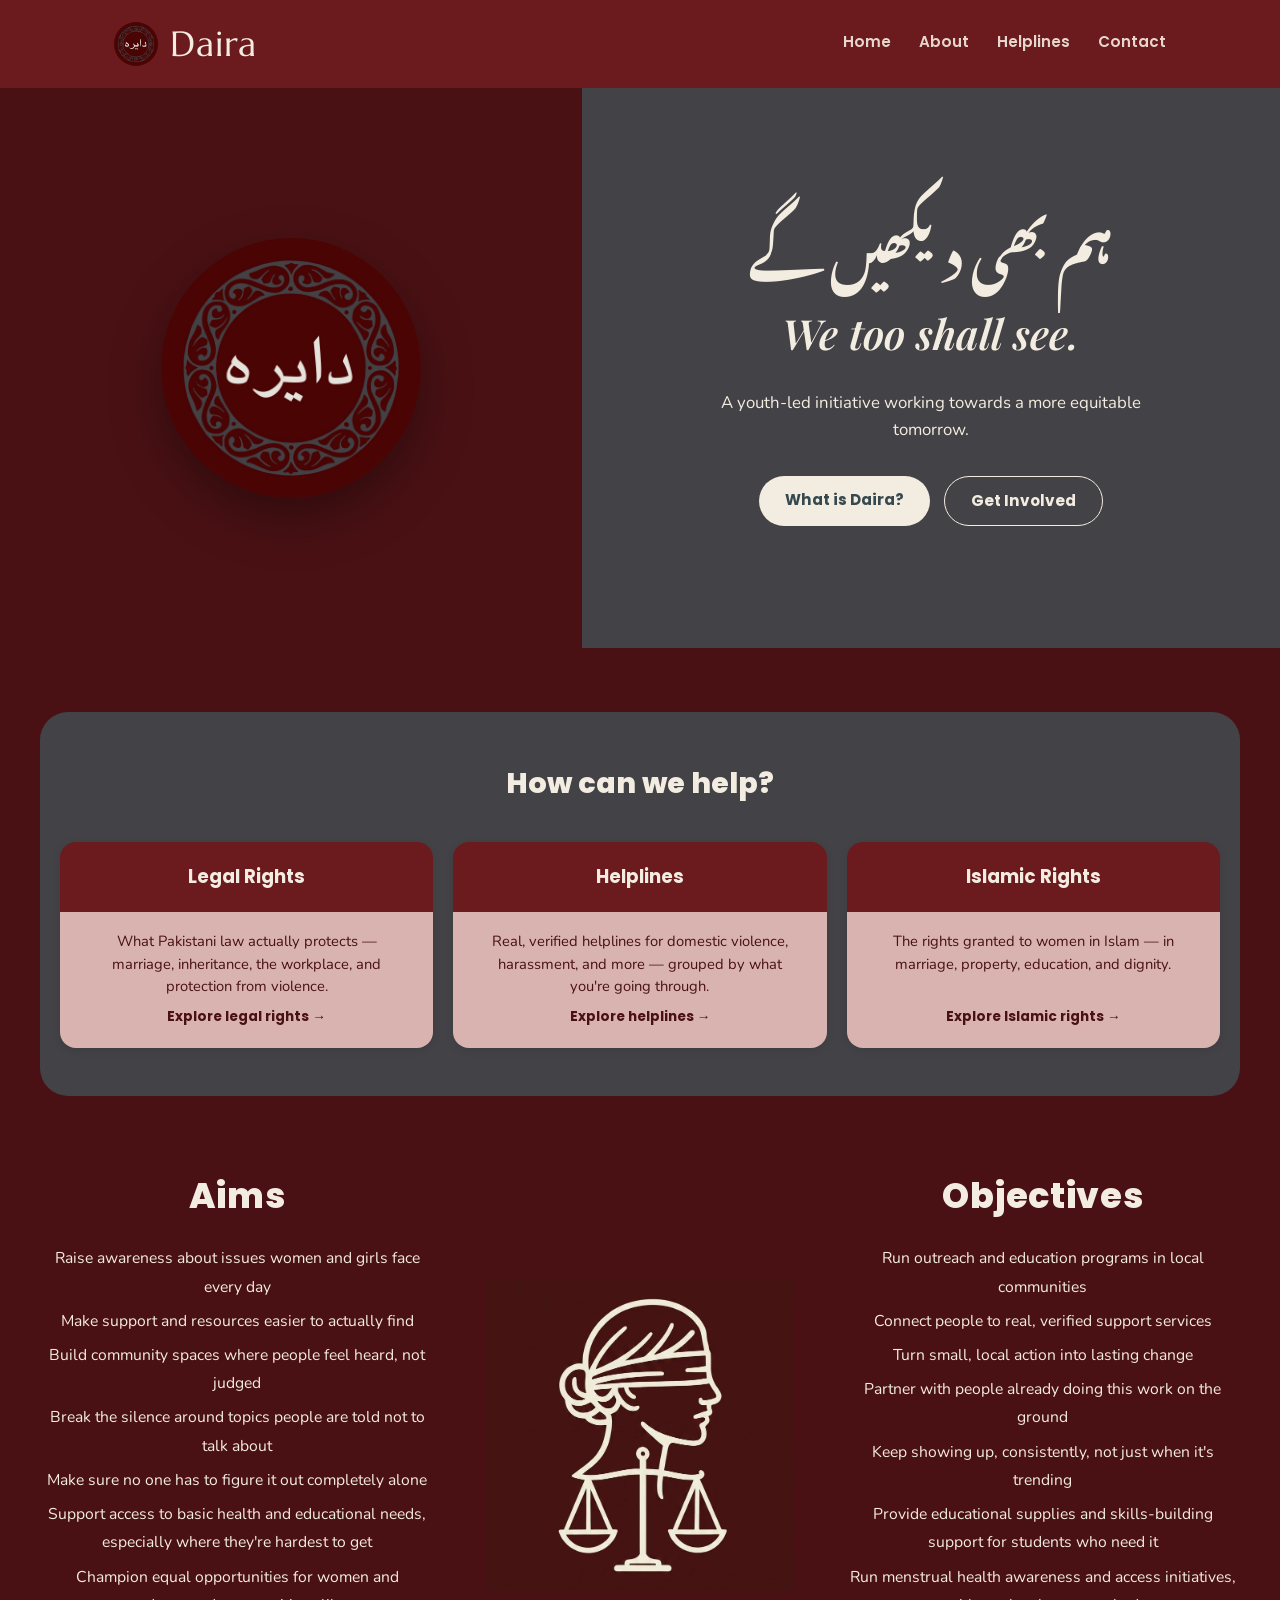
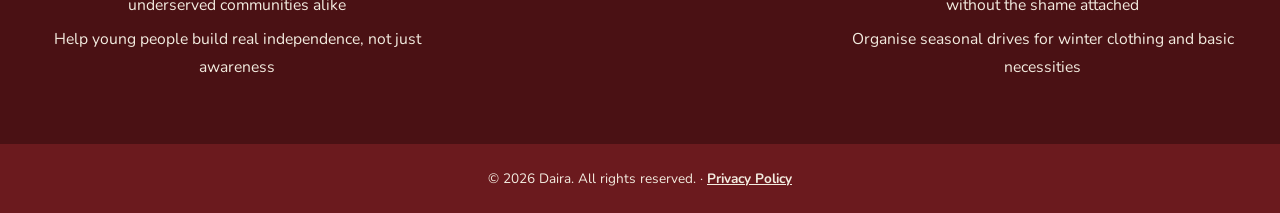
<file: public/index.html>
<!doctype html>
<html lang="en">
<head>
  <meta charset="UTF-8" />
  <meta name="viewport" content="width=device-width, initial-scale=1.0" />
  <title>Daira</title>
  <link rel="preconnect" href="https://fonts.googleapis.com" />
  <link rel="preconnect" href="https://fonts.gstatic.com" crossorigin />
  <link href="https://fonts.googleapis.com/css2?family=Allura&family=Marcellus&family=Playfair+Display:ital,wght@1,600;1,700&family=Noto+Nastaliq+Urdu:wght@400;700&family=Poppins:wght@500;600;700;800&family=Nunito:wght@400;600;700&display=swap" rel="stylesheet" />
  <link rel="stylesheet" href="css/style.css" />
</head>
<body>
  <header class="site">
    <div class="container">
      <a class="brand-block" href="index.html" aria-label="Daira home">
        <img src="images/daira-logo.jpeg" alt="Daira" class="brand-logo" />
        <span class="brand-name">Daira</span>
      </a>
      <button type="button" class="nav-toggle" id="nav-toggle" aria-label="Toggle menu" aria-expanded="false" aria-controls="site-nav">
        <span></span><span></span><span></span>
      </button>
      <nav class="site-nav" id="site-nav">
        <a href="index.html">Home</a>
        <a href="about.html">About</a>
        <a href="helplines.html">Helplines</a>
        <a href="contact.html">Contact</a>
      </nav>
    </div>
  </header>

  <main>
    <section class="hero">
      <div class="hero-panel hero-panel-left">
        <img src="images/daira-logo.jpeg" alt="Daira logo" class="hero-logo" />
      </div>
      <div class="hero-panel hero-panel-right">
        <p class="hero-slogan-urdu" lang="ur" dir="rtl">ہم بھی دیکھیں گے</p>
        <p class="hero-slogan-en">We too shall see.</p>
        <p class="hero-tagline">A youth-led initiative working towards a more equitable tomorrow.</p>
        <div class="hero-actions">
          <a href="about.html" class="btn">What is Daira?</a>
          <a href="get-involved.html" class="btn-secondary">Get Involved</a>
        </div>
      </div>
    </section>

    <section class="services">
      <div class="container">
        <div class="services-panel">
          <h2 class="section-heading">How can we help?</h2>
          <div class="services-grid">
            <a class="service-card reveal" href="legal-rights.html">
              <h3>Legal Rights</h3>
              <p>What Pakistani law actually protects — marriage, inheritance, the workplace, and protection from violence.</p>
              <span class="service-arrow">Explore legal rights →</span>
            </a>
            <a class="service-card reveal" href="helplines.html">
              <h3>Helplines</h3>
              <p>Real, verified helplines for domestic violence, harassment, and more — grouped by what you're going through.</p>
              <span class="service-arrow">Explore helplines →</span>
            </a>
            <a class="service-card reveal" href="islamic-rights.html">
              <h3>Islamic Rights</h3>
              <p>The rights granted to women in Islam — in marriage, property, education, and dignity.</p>
              <span class="service-arrow">Explore Islamic rights →</span>
            </a>
          </div>
        </div>
      </div>
    </section>

    <section class="aims">
      <div class="aims-panel aims-panel-text reveal">
        <h2 class="aims-heading">Aims</h2>
        <ul>
          <li>Raise awareness about issues women and girls face every day</li>
          <li>Make support and resources easier to actually find</li>
          <li>Build community spaces where people feel heard, not judged</li>
          <li>Break the silence around topics people are told not to talk about</li>
          <li>Make sure no one has to figure it out completely alone</li>
          <li>Support access to basic health and educational needs, especially where they're hardest to get</li>
          <li>Champion equal opportunities for women and underserved communities alike</li>
          <li>Help young people build real independence, not just awareness</li>
        </ul>
      </div>
      <div class="aims-panel aims-panel-logo reveal">
        <img src="images/lady-justice.jpeg" alt="Scales of justice" class="aims-justice-img" />
      </div>
      <div class="aims-panel aims-panel-text reveal">
        <h2 class="aims-heading">Objectives</h2>
        <ul>
          <li>Run outreach and education programs in local communities</li>
          <li>Connect people to real, verified support services</li>
          <li>Turn small, local action into lasting change</li>
          <li>Partner with people already doing this work on the ground</li>
          <li>Keep showing up, consistently, not just when it's trending</li>
          <li>Provide educational supplies and skills-building support for students who need it</li>
          <li>Run menstrual health awareness and access initiatives, without the shame attached</li>
          <li>Organise seasonal drives for winter clothing and basic necessities</li>
        </ul>
      </div>
    </section>
  </main>

  <footer class="site">
    <div class="container">&copy; 2026 Daira. All rights reserved. &middot; <a href="privacy.html">Privacy Policy</a></div>
  </footer>

  <script src="js/nav.js"></script>
  <script src="js/reveal.js"></script>
</body>
</html>
</file>
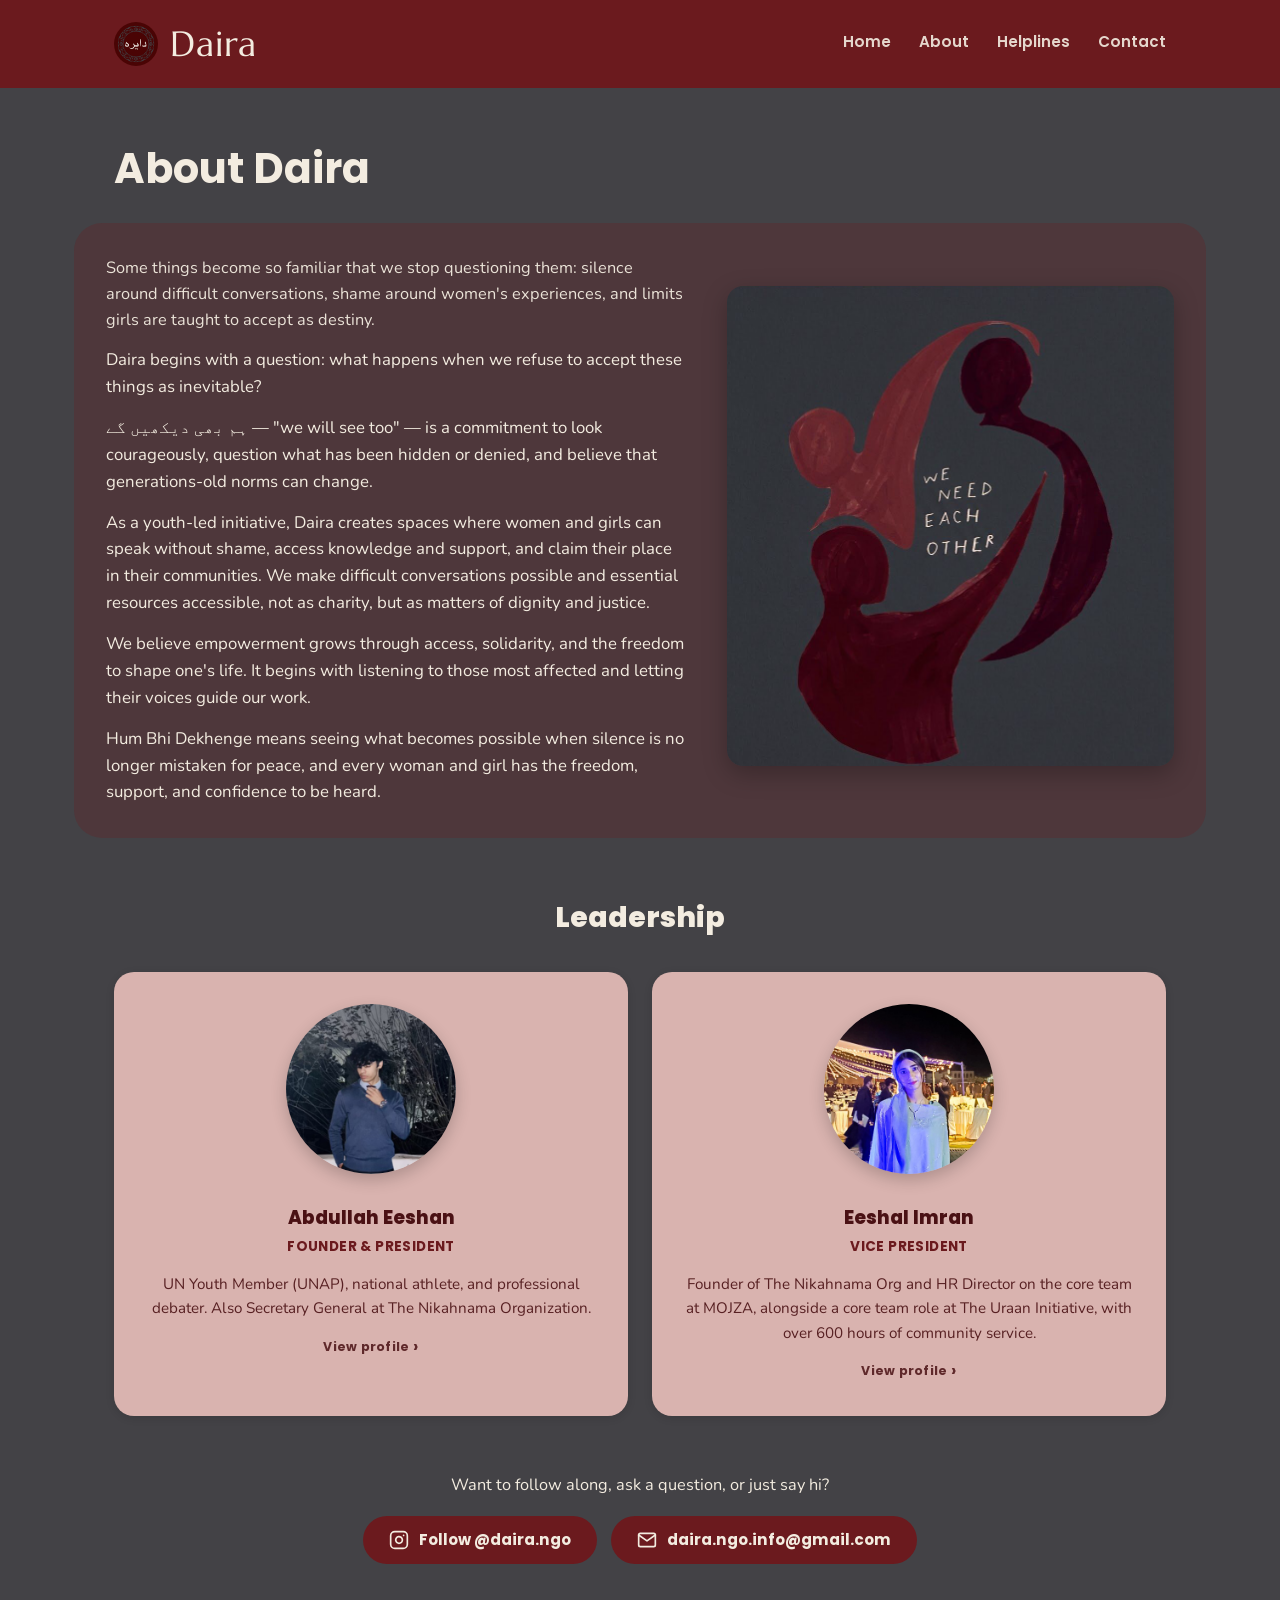
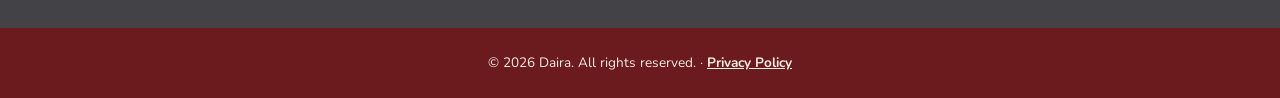
<file: public/about.html>
<!doctype html>
<html lang="en">
<head>
  <meta charset="UTF-8" />
  <meta name="viewport" content="width=device-width, initial-scale=1.0" />
  <title>About — Daira</title>
  <link rel="preconnect" href="https://fonts.googleapis.com" />
  <link rel="preconnect" href="https://fonts.gstatic.com" crossorigin />
  <link href="https://fonts.googleapis.com/css2?family=Allura&family=Marcellus&family=Playfair+Display:ital,wght@1,600;1,700&family=Noto+Nastaliq+Urdu:wght@400;700&family=Poppins:wght@500;600;700;800&family=Nunito:wght@400;600;700&display=swap" rel="stylesheet" />
  <link rel="stylesheet" href="css/style.css" />
</head>
<body class="helplines-body">
  <header class="site">
    <div class="container">
      <a class="brand-block" href="index.html" aria-label="Daira home">
        <img src="images/daira-logo.jpeg" alt="Daira" class="brand-logo" />
        <span class="brand-name">Daira</span>
      </a>
      <button type="button" class="nav-toggle" id="nav-toggle" aria-label="Toggle menu" aria-expanded="false" aria-controls="site-nav">
        <span></span><span></span><span></span>
      </button>
      <nav class="site-nav" id="site-nav">
        <a href="index.html">Home</a>
        <a href="about.html">About</a>
        <a href="helplines.html">Helplines</a>
        <a href="contact.html">Contact</a>
      </nav>
    </div>
  </header>

  <main>
    <div class="container page">
      <h1>About Daira</h1>

      <div class="rights-panel">
        <div class="about-mission">
          <div class="about-mission-text">
            <p class="page-lead">
              Some things become so familiar that we stop questioning them: silence around difficult
              conversations, shame around women's experiences, and limits girls are taught to accept as
              destiny.
            </p>

            <p class="about-text">
              Daira begins with a question: what happens when we refuse to accept these things as
              inevitable?
            </p>

            <p class="about-text">
              <span lang="ur" dir="rtl">ہم بھی دیکھیں گے</span> — "we will see too" — is a commitment to
              look courageously, question what has been hidden or denied, and believe that
              generations-old norms can change.
            </p>

            <p class="about-text">
              As a youth-led initiative, Daira creates spaces where women and girls can speak without
              shame, access knowledge and support, and claim their place in their communities. We make
              difficult conversations possible and essential resources accessible, not as charity, but as
              matters of dignity and justice.
            </p>

            <p class="about-text">
              We believe empowerment grows through access, solidarity, and the freedom to shape one's
              life. It begins with listening to those most affected and letting their voices guide our
              work.
            </p>

            <p class="about-text">
              Hum Bhi Dekhenge means seeing what becomes possible when silence is no longer mistaken for
              peace, and every woman and girl has the freedom, support, and confidence to be heard.
            </p>
          </div>
          <div class="about-mission-image">
            <img src="images/we-need-each-other.png" alt="Painted illustration of two figures reaching for each other, with the words &quot;We need each other&quot;" />
          </div>
        </div>
      </div>

      <h2 class="section-heading" style="color: var(--cream); margin: 56px 0 32px;">Leadership</h2>

      <div class="leaders-grid">
        <a class="leader-card reveal" href="leader-detail.html?id=abdullah-eeshan">
          <img src="images/abdullah-eeshan.png" alt="Abdullah Eeshan" class="leader-photo" />
          <div class="leader-name">Abdullah Eeshan</div>
          <div class="leader-role">Founder &amp; President</div>
          <p class="leader-bio">
            UN Youth Member (UNAP), national athlete, and professional debater. Also Secretary
            General at The Nikahnama Organization.
          </p>
          <span class="option-view-more">View profile <span class="option-arrow">›</span></span>
        </a>

        <a class="leader-card reveal" href="leader-detail.html?id=eeshal-imran">
          <img src="images/eeshal-imran.jpg" alt="Eeshal Imran" class="leader-photo" />
          <div class="leader-name">Eeshal Imran</div>
          <div class="leader-role">Vice President</div>
          <p class="leader-bio">
            Founder of The Nikahnama Org and HR Director on the core team at MOJZA, alongside a core team role at The Uraan Initiative, with over 600 hours of community service.
          </p>
          <span class="option-view-more">View profile <span class="option-arrow">›</span></span>
        </a>
      </div>

      <div class="about-instagram">
        <p>Want to follow along, ask a question, or just say hi?</p>
        <div class="leader-social-buttons">
          <a class="btn btn-instagram" href="https://www.instagram.com/daira.ngo/" target="_blank" rel="noopener">
            <svg width="20" height="20" viewBox="0 0 24 24" fill="none" stroke="currentColor" stroke-width="2" stroke-linecap="round" stroke-linejoin="round"><rect x="2" y="2" width="20" height="20" rx="5"/><path d="M16 11.37a4 4 0 1 1-7.914 1.174A4 4 0 0 1 16 11.37z"/><line x1="17.5" y1="6.5" x2="17.51" y2="6.5"/></svg>
            Follow @daira.ngo
          </a>
          <a class="btn btn-instagram" href="mailto:daira.ngo.info@gmail.com">
            <svg width="20" height="20" viewBox="0 0 24 24" fill="none" stroke="currentColor" stroke-width="2" stroke-linecap="round" stroke-linejoin="round"><rect x="2" y="4" width="20" height="16" rx="2"/><path d="M22 6l-10 7L2 6"/></svg>
            daira.ngo.info@gmail.com
          </a>
        </div>
      </div>
    </div>
  </main>

  <footer class="site">
    <div class="container">&copy; 2026 Daira. All rights reserved. &middot; <a href="privacy.html">Privacy Policy</a></div>
  </footer>

  <script src="js/nav.js"></script>
  <script src="js/reveal.js"></script>
</body>
</html>
</file>
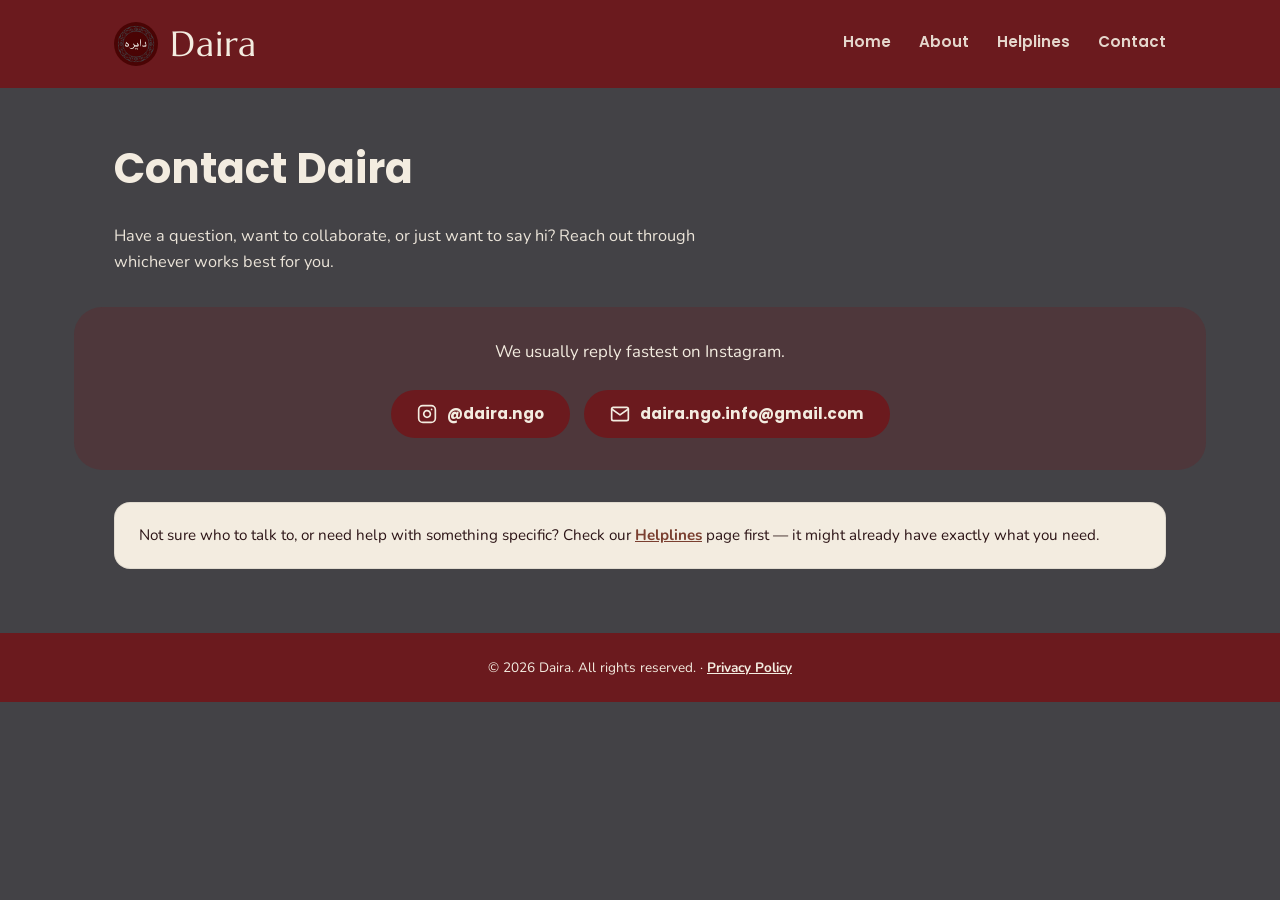
<file: public/contact.html>
<!doctype html>
<html lang="en">
<head>
  <meta charset="UTF-8" />
  <meta name="viewport" content="width=device-width, initial-scale=1.0" />
  <title>Contact — Daira</title>
  <link rel="preconnect" href="https://fonts.googleapis.com" />
  <link rel="preconnect" href="https://fonts.gstatic.com" crossorigin />
  <link href="https://fonts.googleapis.com/css2?family=Allura&family=Marcellus&family=Playfair+Display:ital,wght@1,600;1,700&family=Noto+Nastaliq+Urdu:wght@400;700&family=Poppins:wght@500;600;700;800&family=Nunito:wght@400;600;700&display=swap" rel="stylesheet" />
  <link rel="stylesheet" href="css/style.css" />
</head>
<body class="helplines-body">
  <header class="site">
    <div class="container">
      <a class="brand-block" href="index.html" aria-label="Daira home">
        <img src="images/daira-logo.jpeg" alt="Daira" class="brand-logo" />
        <span class="brand-name">Daira</span>
      </a>
      <button type="button" class="nav-toggle" id="nav-toggle" aria-label="Toggle menu" aria-expanded="false" aria-controls="site-nav">
        <span></span><span></span><span></span>
      </button>
      <nav class="site-nav" id="site-nav">
        <a href="index.html">Home</a>
        <a href="about.html">About</a>
        <a href="helplines.html">Helplines</a>
        <a href="contact.html">Contact</a>
      </nav>
    </div>
  </header>

  <main>
    <div class="container page">
      <h1>Contact Daira</h1>
      <p class="page-lead">
        Have a question, want to collaborate, or just want to say hi? Reach out through
        whichever works best for you.
      </p>

      <div class="rights-panel" style="text-align: center;">
        <p style="color: var(--cream); font-size: 1.05rem; margin: 0 0 24px;">
          We usually reply fastest on Instagram.
        </p>
        <div class="leader-social-buttons">
          <a class="btn btn-instagram" href="https://www.instagram.com/daira.ngo/" target="_blank" rel="noopener">
            <svg width="20" height="20" viewBox="0 0 24 24" fill="none" stroke="currentColor" stroke-width="2" stroke-linecap="round" stroke-linejoin="round"><rect x="2" y="2" width="20" height="20" rx="5"/><path d="M16 11.37a4 4 0 1 1-7.914 1.174A4 4 0 0 1 16 11.37z"/><line x1="17.5" y1="6.5" x2="17.51" y2="6.5"/></svg>
            @daira.ngo
          </a>
          <a class="btn btn-instagram" href="mailto:daira.ngo.info@gmail.com">
            <svg width="20" height="20" viewBox="0 0 24 24" fill="none" stroke="currentColor" stroke-width="2" stroke-linecap="round" stroke-linejoin="round"><rect x="2" y="4" width="20" height="16" rx="2"/><path d="M22 6l-10 7L2 6"/></svg>
            daira.ngo.info@gmail.com
          </a>
        </div>
      </div>

      <div class="notice" style="margin-top: 32px;">
        Not sure who to talk to, or need help with something specific? Check our
        <a href="helplines.html">Helplines</a> page first — it might already have exactly what you need.
      </div>
    </div>
  </main>

  <footer class="site">
    <div class="container">&copy; 2026 Daira. All rights reserved. &middot; <a href="privacy.html">Privacy Policy</a></div>
  </footer>

  <script src="js/nav.js"></script>
  <script src="js/reveal.js"></script>
</body>
</html>
</file>
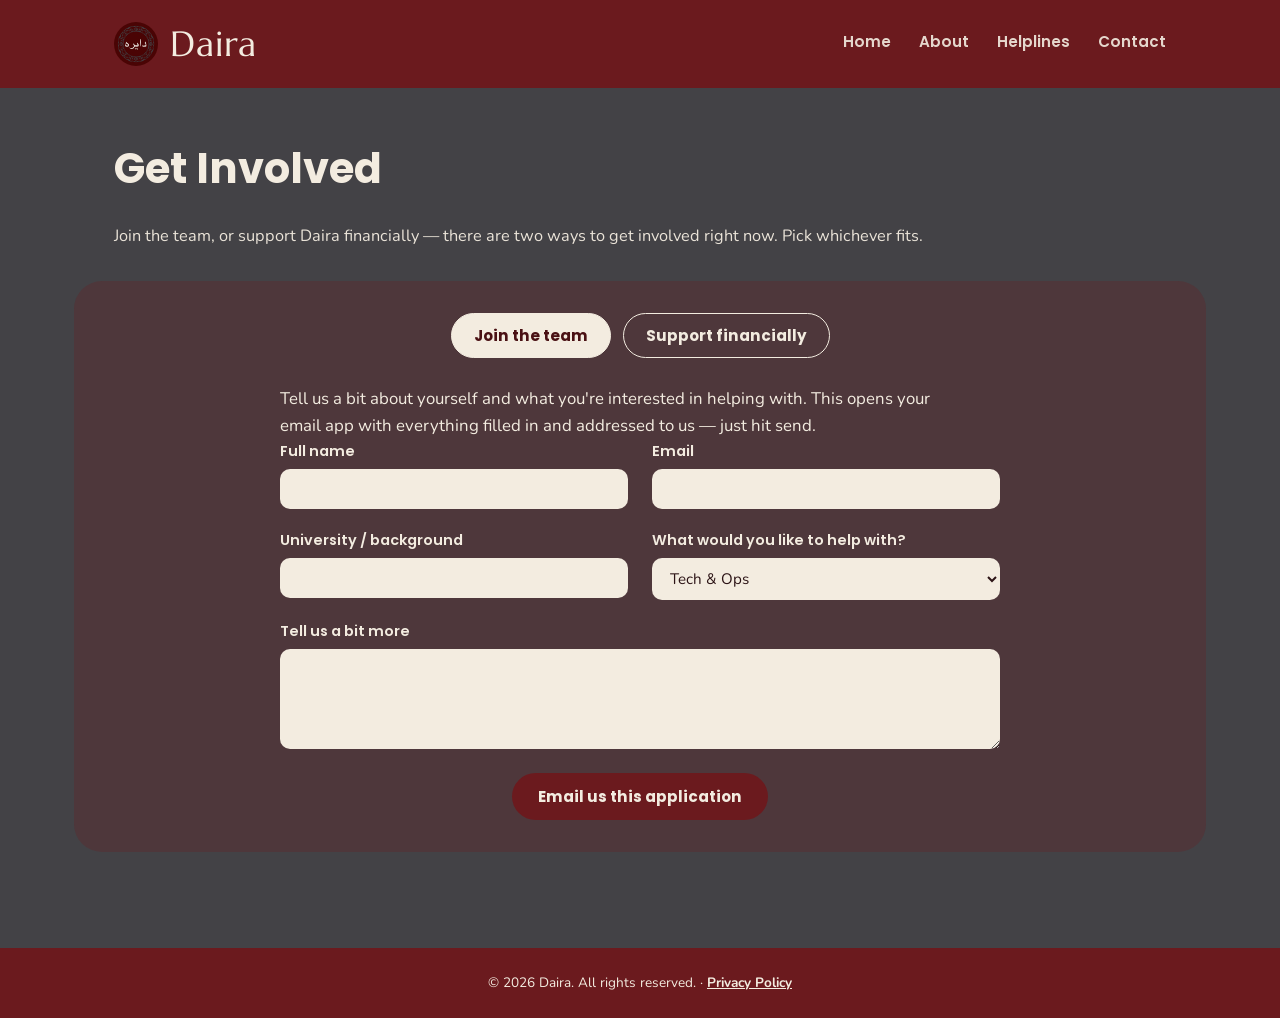
<file: public/get-involved.html>
<!doctype html>
<html lang="en">
<head>
  <meta charset="UTF-8" />
  <meta name="viewport" content="width=device-width, initial-scale=1.0" />
  <title>Get Involved — Daira</title>
  <link rel="preconnect" href="https://fonts.googleapis.com" />
  <link rel="preconnect" href="https://fonts.gstatic.com" crossorigin />
  <link href="https://fonts.googleapis.com/css2?family=Allura&family=Marcellus&family=Playfair+Display:ital,wght@1,600;1,700&family=Noto+Nastaliq+Urdu:wght@400;700&family=Poppins:wght@500;600;700;800&family=Nunito:wght@400;600;700&display=swap" rel="stylesheet" />
  <link rel="stylesheet" href="css/style.css" />
</head>
<body class="helplines-body">
  <header class="site">
    <div class="container">
      <a class="brand-block" href="index.html" aria-label="Daira home">
        <img src="images/daira-logo.jpeg" alt="Daira" class="brand-logo" />
        <span class="brand-name">Daira</span>
      </a>
      <button type="button" class="nav-toggle" id="nav-toggle" aria-label="Toggle menu" aria-expanded="false" aria-controls="site-nav">
        <span></span><span></span><span></span>
      </button>
      <nav class="site-nav" id="site-nav">
        <a href="index.html">Home</a>
        <a href="about.html">About</a>
        <a href="helplines.html">Helplines</a>
        <a href="contact.html">Contact</a>
      </nav>
    </div>
  </header>

  <main>
    <div class="container page">
      <h1>Get Involved</h1>
      <p class="page-lead" style="max-width: none;">
        Join the team, or support Daira financially — there are two ways to get involved right
        now. Pick whichever fits.
      </p>

      <div class="rights-panel">
       <div class="involved-center">
        <div class="involved-tabs" role="tablist">
          <button type="button" class="involved-tab is-active" data-tab="join">Join the team</button>
          <button type="button" class="involved-tab" data-tab="donate">Support financially</button>
        </div>

        <div class="involved-panel" id="panel-join">
          <p class="about-text" style="margin-top:0;">
            Tell us a bit about yourself and what you're interested in helping with. This opens
            your email app with everything filled in and addressed to us — just hit send.
          </p>
          <form id="join-form" class="involved-form">
            <label>Full name
              <input type="text" name="name" required />
            </label>
            <label>Email
              <input type="email" name="email" required />
            </label>
            <label>University / background
              <input type="text" name="background" />
            </label>
            <label>What would you like to help with?
              <select name="interest">
                <option>Tech & Ops</option>
                <option>Partnerships & Growth</option>
                <option>Events</option>
                <option>Media & Content</option>
                <option>Something else</option>
              </select>
            </label>
            <label class="full">Tell us a bit more
              <textarea name="message" rows="4"></textarea>
            </label>
            <button type="submit" class="btn btn-instagram full">Email us this application</button>
          </form>
        </div>

        <div class="involved-panel" id="panel-donate" hidden>
          <p class="about-text" style="margin-top:0;">
            We&rsquo;re still setting up our donation accounts. In the meantime, message us on
            Instagram or send us an email and we&rsquo;ll share the transfer details with you
            directly &mdash; you can stay completely anonymous if you&rsquo;d like.
          </p>

          <div class="leader-social-buttons">
            <a class="btn btn-instagram" href="https://www.instagram.com/daira.ngo/" target="_blank" rel="noopener">
              <svg width="20" height="20" viewBox="0 0 24 24" fill="none" stroke="currentColor" stroke-width="2" stroke-linecap="round" stroke-linejoin="round"><rect x="2" y="2" width="20" height="20" rx="5"/><path d="M16 11.37a4 4 0 1 1-7.914 1.174A4 4 0 0 1 16 11.37z"/><line x1="17.5" y1="6.5" x2="17.51" y2="6.5"/></svg>
              @daira.ngo
            </a>
            <a class="btn btn-instagram" href="mailto:daira.ngo.info@gmail.com?subject=I%27d%20like%20to%20support%20Daira">
              <svg width="20" height="20" viewBox="0 0 24 24" fill="none" stroke="currentColor" stroke-width="2" stroke-linecap="round" stroke-linejoin="round"><rect x="2" y="4" width="20" height="16" rx="2"/><path d="M22 6l-10 7L2 6"/></svg>
              daira.ngo.info@gmail.com
            </a>
          </div>

          <div class="shoutout-box">
            <div class="shoutout-title">Want to be featured or thanked on our story?</div>
            <p class="shoutout-text">Totally optional — completely up to you.</p>

            <div class="shoutout-choice" id="shoutout-choice">
              <button type="button" class="btn-choice" id="shoutout-yes">Yes</button>
              <button type="button" class="btn-choice" id="shoutout-no">No</button>
            </div>

            <form id="shoutout-form" class="involved-form" hidden>
              <label>Name (or how you'd like to be credited)
                <input type="text" name="shoutout-name" />
              </label>
              <label><span class="label-text">Instagram handle <span class="optional-tag">(optional)</span></span>
                <input type="text" name="shoutout-insta" placeholder="@yourhandle" />
              </label>
              <p class="shoutout-hint full">
                This opens your email app pre-filled — just attach your payment screenshot
                once you&rsquo;ve sent a transfer.
              </p>
              <button type="submit" class="btn btn-instagram full">Email us for a shoutout</button>
            </form>

            <p class="shoutout-no-msg" id="shoutout-no-msg" hidden>
              No worries at all — thank you so much for your support! 💛
            </p>

            <p class="shoutout-note">
              Prefer another way to get featured? Message us on Instagram —
              <a href="https://www.instagram.com/daira.ngo/" target="_blank" rel="noopener noreferrer">@daira.ngo</a>.
            </p>
          </div>
        </div>
       </div>
      </div>
    </div>
  </main>

  <footer class="site">
    <div class="container">&copy; 2026 Daira. All rights reserved. &middot; <a href="privacy.html">Privacy Policy</a></div>
  </footer>

  <script src="js/nav.js"></script>
  <script src="js/reveal.js"></script>
  <script src="js/get-involved.js"></script>
</body>
</html>
</file>
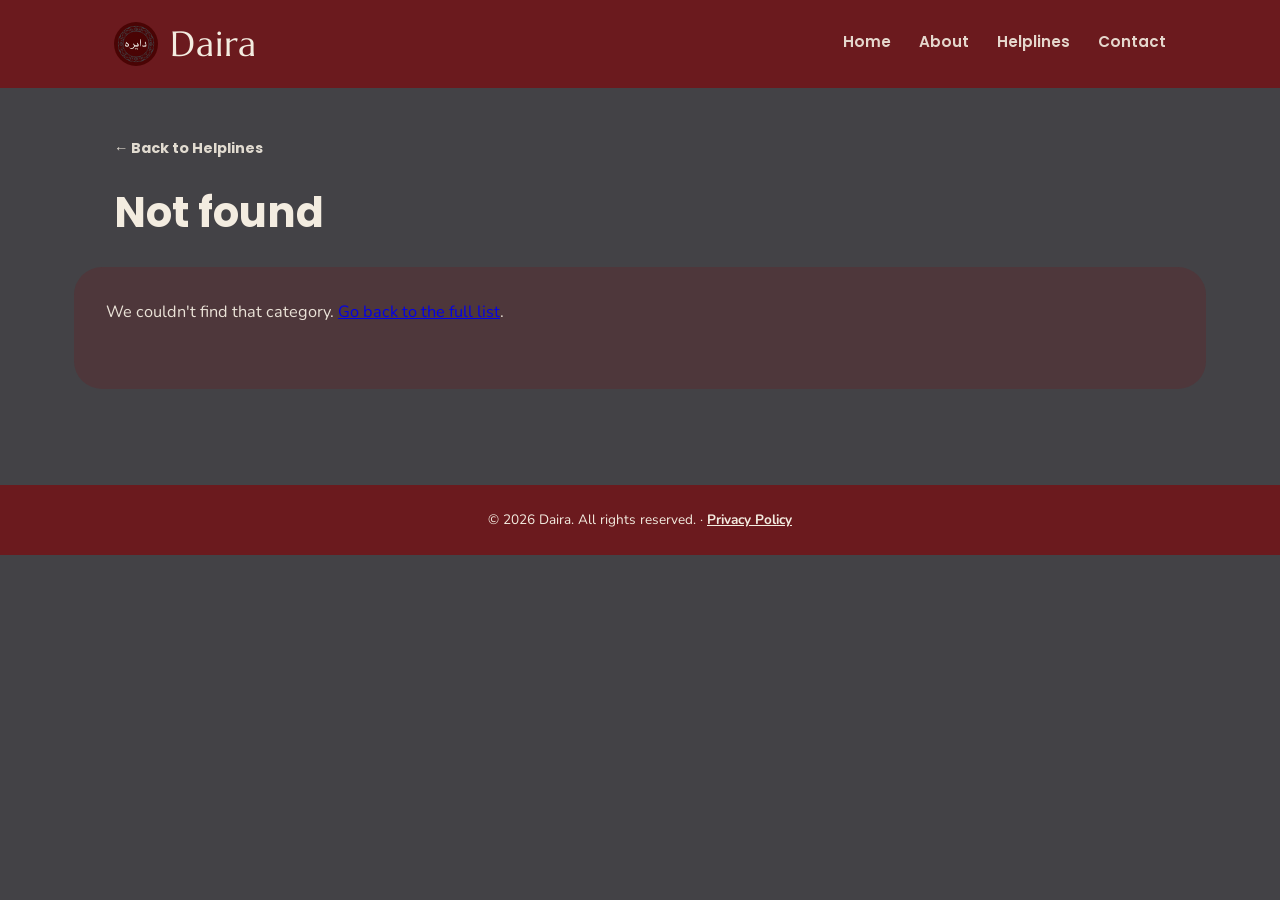
<file: public/helpline-category.html>
<!doctype html>
<html lang="en">
<head>
  <meta charset="UTF-8" />
  <meta name="viewport" content="width=device-width, initial-scale=1.0" />
  <title>Helplines — Daira</title>
  <link rel="preconnect" href="https://fonts.googleapis.com" />
  <link rel="preconnect" href="https://fonts.gstatic.com" crossorigin />
  <link href="https://fonts.googleapis.com/css2?family=Allura&family=Marcellus&family=Playfair+Display:ital,wght@1,600;1,700&family=Noto+Nastaliq+Urdu:wght@400;700&family=Poppins:wght@500;600;700;800&family=Nunito:wght@400;600;700&display=swap" rel="stylesheet" />
  <link rel="stylesheet" href="css/style.css" />
</head>
<body class="helplines-body">
  <header class="site">
    <div class="container">
      <a class="brand-block" href="index.html" aria-label="Daira home">
        <img src="images/daira-logo.jpeg" alt="Daira" class="brand-logo" />
        <span class="brand-name">Daira</span>
      </a>
      <button type="button" class="nav-toggle" id="nav-toggle" aria-label="Toggle menu" aria-expanded="false" aria-controls="site-nav">
        <span></span><span></span><span></span>
      </button>
      <nav class="site-nav" id="site-nav">
        <a href="index.html">Home</a>
        <a href="about.html">About</a>
        <a href="helplines.html">Helplines</a>
        <a href="contact.html">Contact</a>
      </nav>
    </div>
  </header>

  <main>
    <div class="container page">
      <a class="back-link" href="helplines.html">&larr; Back to Helplines</a>
      <h1 id="category-title">Helplines</h1>
      <div class="rights-panel">
        <div id="category-root">
          <p class="page-lead">Loading…</p>
        </div>
      </div>
    </div>
  </main>

  <footer class="site">
    <div class="container">&copy; 2026 Daira. All rights reserved. &middot; <a href="privacy.html">Privacy Policy</a></div>
  </footer>

  <script src="js/nav.js"></script>
  <script src="js/helpline-data.js"></script>
  <script src="js/helpline-category.js"></script>
</body>
</html>
</file>
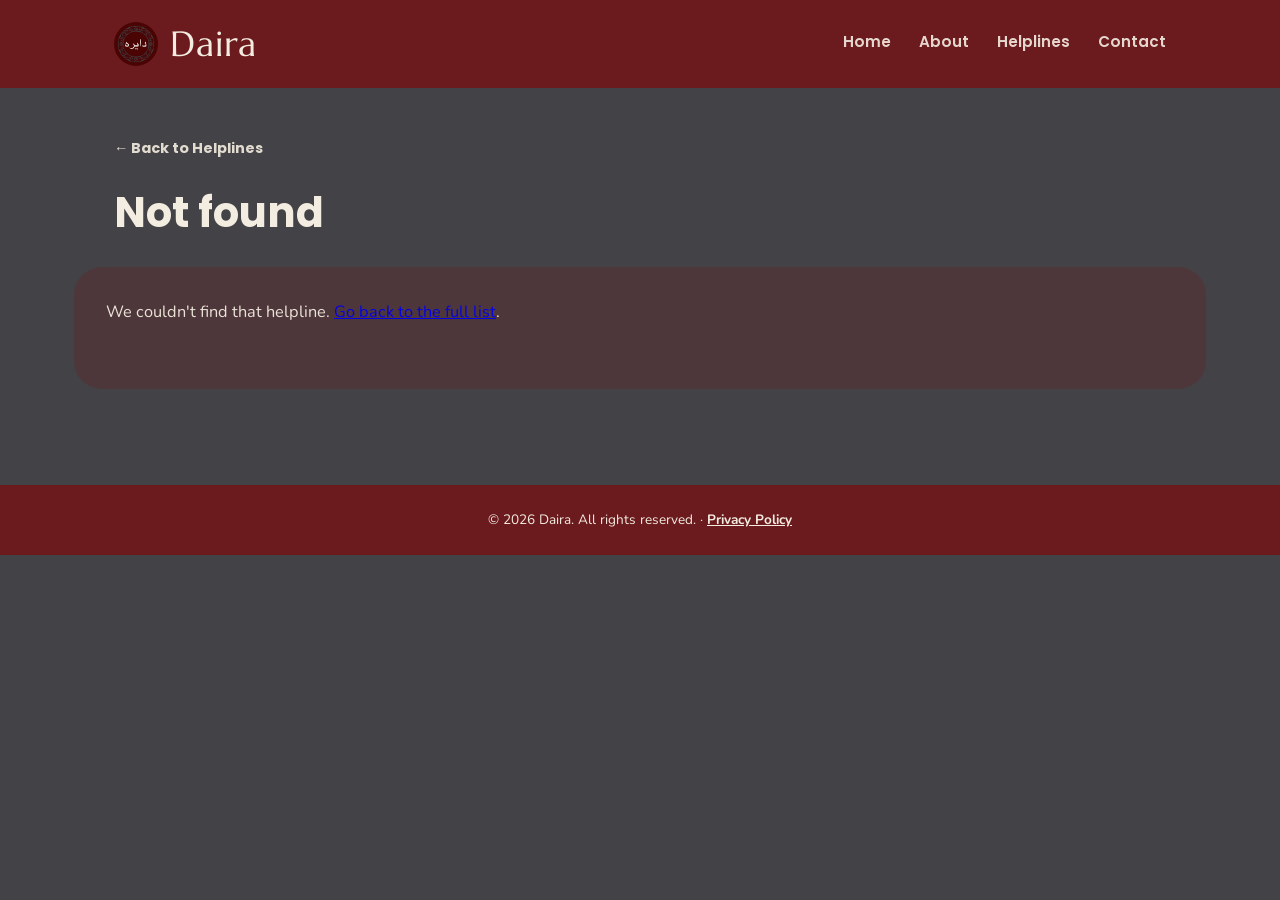
<file: public/helpline-detail.html>
<!doctype html>
<html lang="en">
<head>
  <meta charset="UTF-8" />
  <meta name="viewport" content="width=device-width, initial-scale=1.0" />
  <title>Helpline details — Daira</title>
  <link rel="preconnect" href="https://fonts.googleapis.com" />
  <link rel="preconnect" href="https://fonts.gstatic.com" crossorigin />
  <link href="https://fonts.googleapis.com/css2?family=Allura&family=Marcellus&family=Playfair+Display:ital,wght@1,600;1,700&family=Noto+Nastaliq+Urdu:wght@400;700&family=Poppins:wght@500;600;700;800&family=Nunito:wght@400;600;700&display=swap" rel="stylesheet" />
  <link rel="stylesheet" href="css/style.css" />
</head>
<body class="helplines-body">
  <header class="site">
    <div class="container">
      <a class="brand-block" href="index.html" aria-label="Daira home">
        <img src="images/daira-logo.jpeg" alt="Daira" class="brand-logo" />
        <span class="brand-name">Daira</span>
      </a>
      <button type="button" class="nav-toggle" id="nav-toggle" aria-label="Toggle menu" aria-expanded="false" aria-controls="site-nav">
        <span></span><span></span><span></span>
      </button>
      <nav class="site-nav" id="site-nav">
        <a href="index.html">Home</a>
        <a href="about.html">About</a>
        <a href="helplines.html">Helplines</a>
        <a href="contact.html">Contact</a>
      </nav>
    </div>
  </header>

  <main>
    <div class="container page">
      <a class="back-link" href="helplines.html">&larr; Back to Helplines</a>
      <p class="detail-category" id="detail-category"></p>
      <h1 id="detail-title">Helpline</h1>
      <div class="rights-panel">
        <div id="detail-root">
          <p class="page-lead">Loading…</p>
        </div>
      </div>
    </div>
  </main>

  <footer class="site">
    <div class="container">&copy; 2026 Daira. All rights reserved. &middot; <a href="privacy.html">Privacy Policy</a></div>
  </footer>

  <script src="js/nav.js"></script>
  <script src="js/helpline-data.js"></script>
  <script src="js/helpline-detail.js"></script>
</body>
</html>
</file>
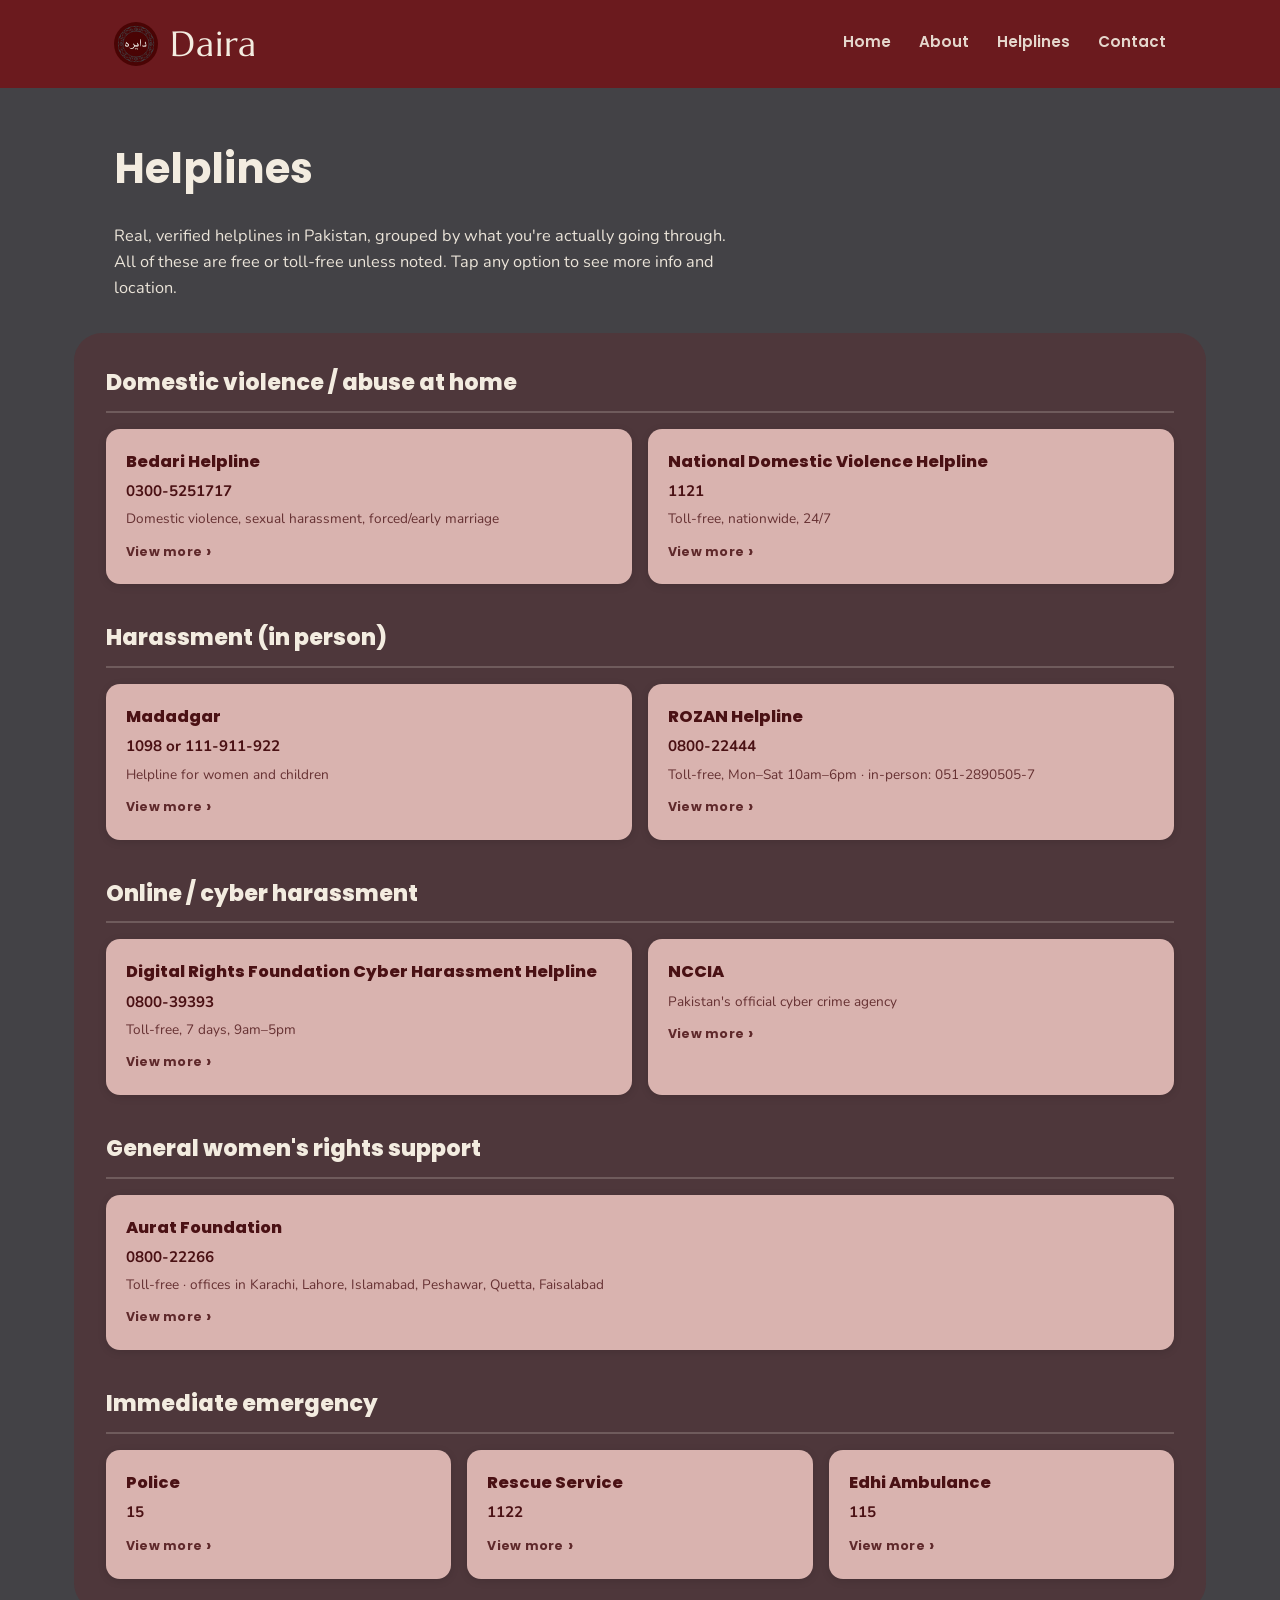
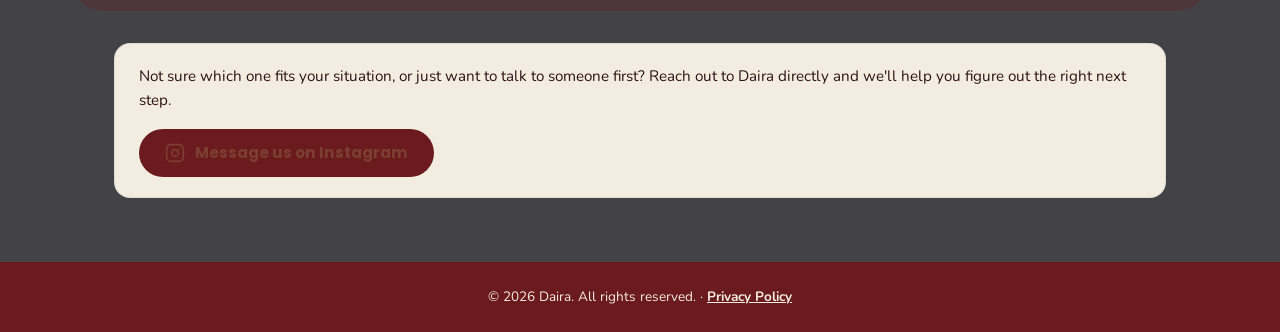
<file: public/helplines.html>
<!doctype html>
<html lang="en">
<head>
  <meta charset="UTF-8" />
  <meta name="viewport" content="width=device-width, initial-scale=1.0" />
  <title>Helplines — Daira</title>
  <link rel="preconnect" href="https://fonts.googleapis.com" />
  <link rel="preconnect" href="https://fonts.gstatic.com" crossorigin />
  <link href="https://fonts.googleapis.com/css2?family=Allura&family=Marcellus&family=Playfair+Display:ital,wght@1,600;1,700&family=Noto+Nastaliq+Urdu:wght@400;700&family=Poppins:wght@500;600;700;800&family=Nunito:wght@400;600;700&display=swap" rel="stylesheet" />
  <link rel="stylesheet" href="css/style.css" />
</head>
<body class="helplines-body">
  <header class="site">
    <div class="container">
      <a class="brand-block" href="index.html" aria-label="Daira home">
        <img src="images/daira-logo.jpeg" alt="Daira" class="brand-logo" />
        <span class="brand-name">Daira</span>
      </a>
      <button type="button" class="nav-toggle" id="nav-toggle" aria-label="Toggle menu" aria-expanded="false" aria-controls="site-nav">
        <span></span><span></span><span></span>
      </button>
      <nav class="site-nav" id="site-nav">
        <a href="index.html">Home</a>
        <a href="about.html">About</a>
        <a href="helplines.html">Helplines</a>
        <a href="contact.html">Contact</a>
      </nav>
    </div>
  </header>

  <main>
    <div class="container page">
      <h1>Helplines</h1>
      <p class="page-lead">
        Real, verified helplines in Pakistan, grouped by what you're actually going through.
        All of these are free or toll-free unless noted. Tap any option to see more info and location.
      </p>

      <div class="rights-panel">

        <div class="option-group">
          <h2 class="option-group-heading">Domestic violence / abuse at home</h2>
          <div class="option-grid">
            <a class="option-card reveal" href="helpline-detail.html?id=bedari">
              <div class="option-name">Bedari Helpline</div>
              <div class="option-phone">0300-5251717</div>
              <div class="option-hint">Domestic violence, sexual harassment, forced/early marriage</div>
              <span class="option-view-more">View more <span class="option-arrow">›</span></span>
            </a>
            <a class="option-card reveal" href="helpline-detail.html?id=national-dv">
              <div class="option-name">National Domestic Violence Helpline</div>
              <div class="option-phone">1121</div>
              <div class="option-hint">Toll-free, nationwide, 24/7</div>
              <span class="option-view-more">View more <span class="option-arrow">›</span></span>
            </a>
          </div>
        </div>

        <div class="option-group">
          <h2 class="option-group-heading">Harassment (in person)</h2>
          <div class="option-grid">
            <a class="option-card reveal" href="helpline-detail.html?id=madadgar">
              <div class="option-name">Madadgar</div>
              <div class="option-phone">1098 or 111-911-922</div>
              <div class="option-hint">Helpline for women and children</div>
              <span class="option-view-more">View more <span class="option-arrow">›</span></span>
            </a>
            <a class="option-card reveal" href="helpline-detail.html?id=rozan">
              <div class="option-name">ROZAN Helpline</div>
              <div class="option-phone">0800-22444</div>
              <div class="option-hint">Toll-free, Mon–Sat 10am–6pm &middot; in-person: 051-2890505-7</div>
              <span class="option-view-more">View more <span class="option-arrow">›</span></span>
            </a>
          </div>
        </div>

        <div class="option-group">
          <h2 class="option-group-heading">Online / cyber harassment</h2>
          <div class="option-grid">
            <a class="option-card reveal" href="helpline-detail.html?id=drf-cyber">
              <div class="option-name">Digital Rights Foundation Cyber Harassment Helpline</div>
              <div class="option-phone">0800-39393</div>
              <div class="option-hint">Toll-free, 7 days, 9am–5pm</div>
              <span class="option-view-more">View more <span class="option-arrow">›</span></span>
            </a>
            <a class="option-card reveal" href="helpline-detail.html?id=nccia">
              <div class="option-name">NCCIA</div>
              <div class="option-hint">Pakistan's official cyber crime agency</div>
              <span class="option-view-more">View more <span class="option-arrow">›</span></span>
            </a>
          </div>
        </div>

        <div class="option-group">
          <h2 class="option-group-heading">General women's rights support</h2>
          <div class="option-grid">
            <a class="option-card reveal" href="helpline-detail.html?id=aurat-foundation">
              <div class="option-name">Aurat Foundation</div>
              <div class="option-phone">0800-22266</div>
              <div class="option-hint">Toll-free &middot; offices in Karachi, Lahore, Islamabad, Peshawar, Quetta, Faisalabad</div>
              <span class="option-view-more">View more <span class="option-arrow">›</span></span>
            </a>
          </div>
        </div>

        <div class="option-group">
          <h2 class="option-group-heading">Immediate emergency</h2>
          <div class="option-grid">
            <a class="option-card reveal" href="helpline-detail.html?id=police">
              <div class="option-name">Police</div>
              <div class="option-phone">15</div>
              <span class="option-view-more">View more <span class="option-arrow">›</span></span>
            </a>
            <a class="option-card reveal" href="helpline-detail.html?id=rescue-1122">
              <div class="option-name">Rescue Service</div>
              <div class="option-phone">1122</div>
              <span class="option-view-more">View more <span class="option-arrow">›</span></span>
            </a>
            <a class="option-card reveal" href="helpline-detail.html?id=edhi-ambulance">
              <div class="option-name">Edhi Ambulance</div>
              <div class="option-phone">115</div>
              <span class="option-view-more">View more <span class="option-arrow">›</span></span>
            </a>
          </div>
        </div>

      </div>

      <div class="notice">
        <p style="margin: 0 0 16px;">
          Not sure which one fits your situation, or just want to talk to someone first?
          Reach out to Daira directly and we'll help you figure out the right next step.
        </p>
        <a class="btn btn-instagram" href="https://www.instagram.com/daira.ngo/" target="_blank" rel="noopener">
          <svg width="20" height="20" viewBox="0 0 24 24" fill="none" stroke="currentColor" stroke-width="2" stroke-linecap="round" stroke-linejoin="round"><rect x="2" y="2" width="20" height="20" rx="5"/><path d="M16 11.37a4 4 0 1 1-7.914 1.174A4 4 0 0 1 16 11.37z"/><line x1="17.5" y1="6.5" x2="17.51" y2="6.5"/></svg>
          Message us on Instagram
        </a>
      </div>
    </div>
  </main>

  <footer class="site">
    <div class="container">&copy; 2026 Daira. All rights reserved. &middot; <a href="privacy.html">Privacy Policy</a></div>
  </footer>

  <script src="js/nav.js"></script>
  <script src="js/reveal.js"></script>
</body>
</html>
</file>
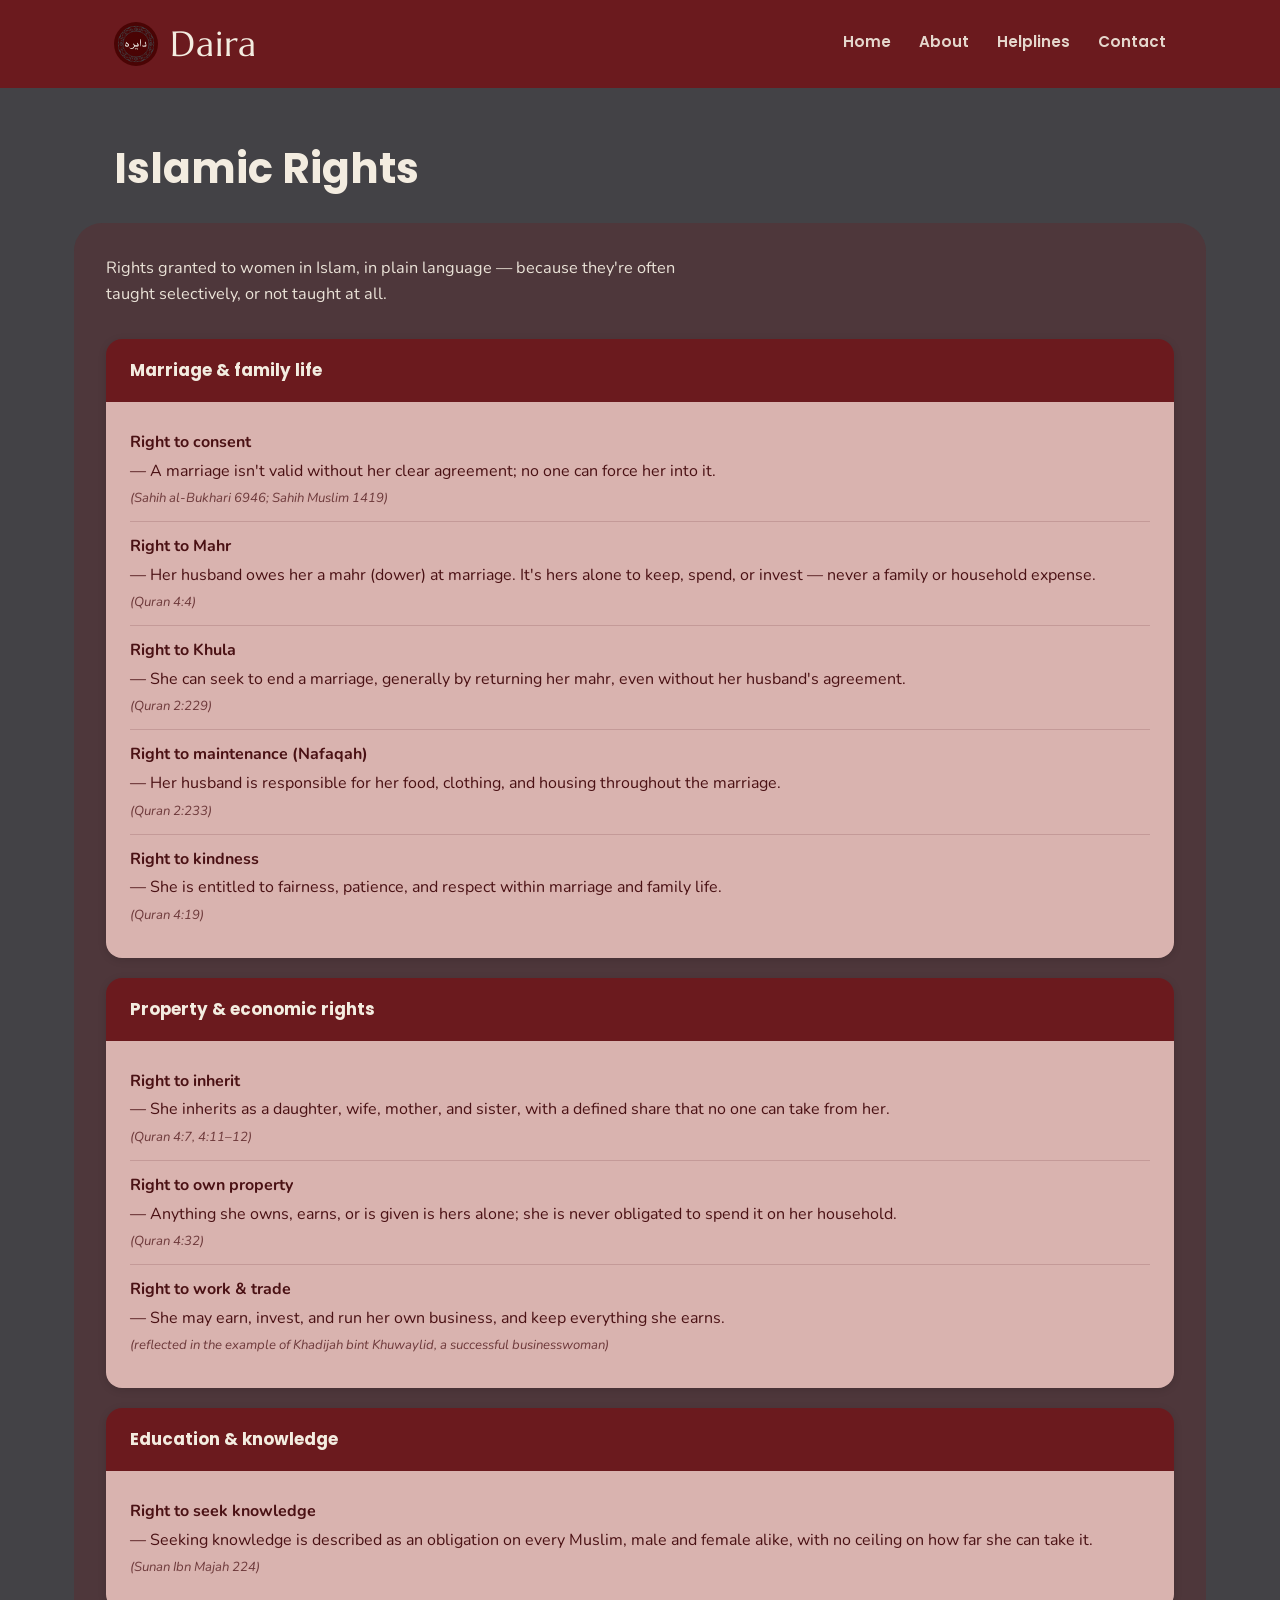
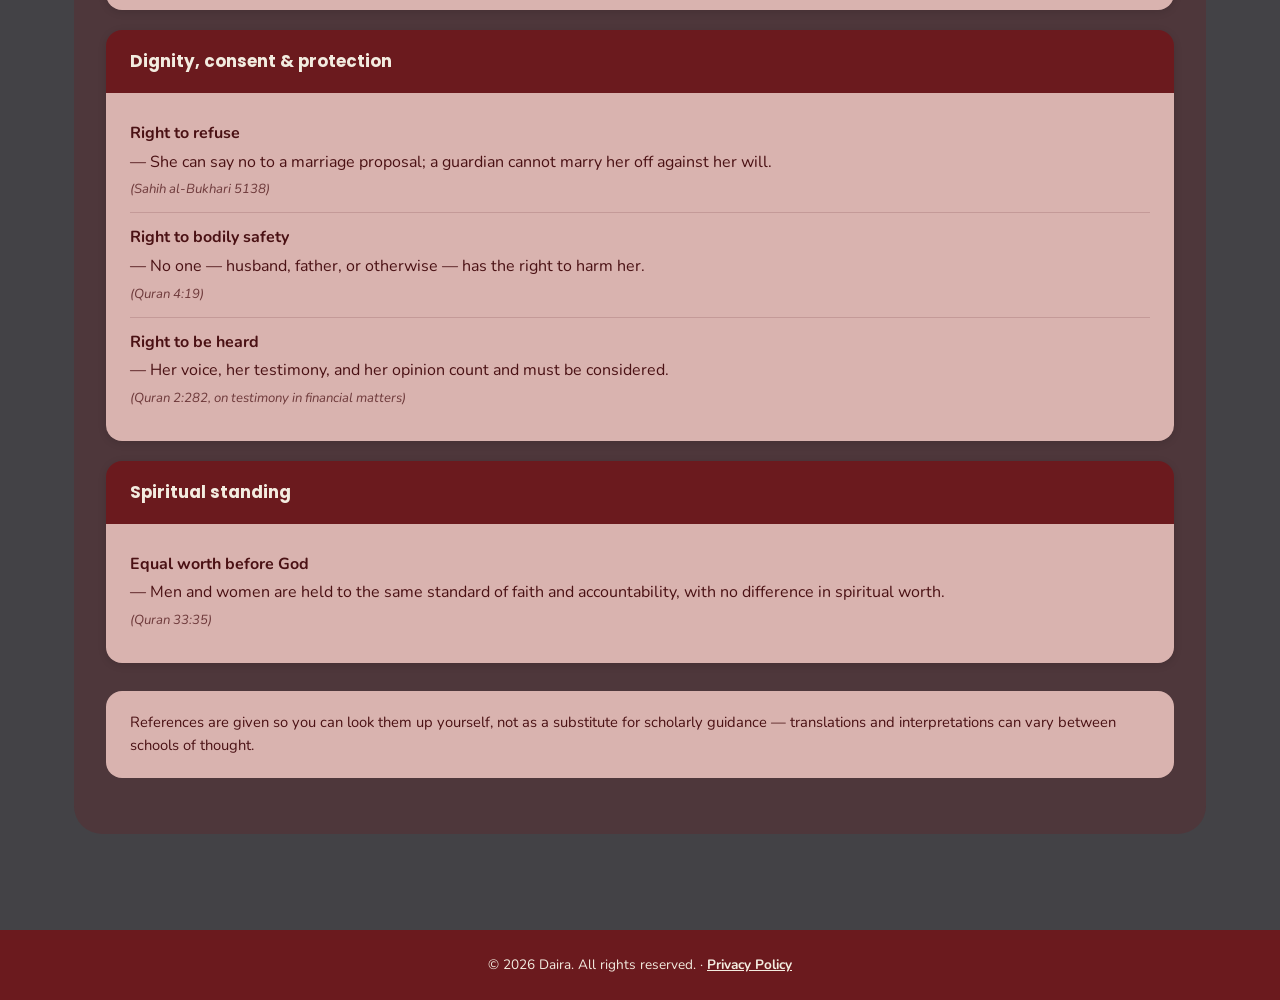
<file: public/islamic-rights.html>
<!doctype html>
<html lang="en">
<head>
  <meta charset="UTF-8" />
  <meta name="viewport" content="width=device-width, initial-scale=1.0" />
  <title>Islamic Rights — Daira</title>
  <link rel="preconnect" href="https://fonts.googleapis.com" />
  <link rel="preconnect" href="https://fonts.gstatic.com" crossorigin />
  <link href="https://fonts.googleapis.com/css2?family=Allura&family=Marcellus&family=Playfair+Display:ital,wght@1,600;1,700&family=Noto+Nastaliq+Urdu:wght@400;700&family=Poppins:wght@500;600;700;800&family=Nunito:wght@400;600;700&display=swap" rel="stylesheet" />
  <link rel="stylesheet" href="css/style.css" />
</head>
<body class="helplines-body">
  <header class="site">
    <div class="container">
      <a class="brand-block" href="index.html" aria-label="Daira home">
        <img src="images/daira-logo.jpeg" alt="Daira" class="brand-logo" />
        <span class="brand-name">Daira</span>
      </a>
      <button type="button" class="nav-toggle" id="nav-toggle" aria-label="Toggle menu" aria-expanded="false" aria-controls="site-nav">
        <span></span><span></span><span></span>
      </button>
      <nav class="site-nav" id="site-nav">
        <a href="index.html">Home</a>
        <a href="about.html">About</a>
        <a href="helplines.html">Helplines</a>
        <a href="contact.html">Contact</a>
      </nav>
    </div>
  </header>

  <main>
    <div class="container page">
      <h1>Islamic Rights</h1>

      <div class="rights-panel">
      <p class="page-lead">
        Rights granted to women in Islam, in plain language — because they're often taught selectively,
        or not taught at all.
      </p>
      <div class="rights-grid">
        <div class="rights-card reveal">
          <h2>Marriage &amp; family life</h2>
          <ul>
            <li><strong>Right to consent</strong> — A marriage isn't valid without her clear agreement; no one can force her into it. <span class="rights-ref">(Sahih al-Bukhari 6946; Sahih Muslim 1419)</span></li>
            <li><strong>Right to Mahr</strong> — Her husband owes her a mahr (dower) at marriage. It's hers alone to keep, spend, or invest — never a family or household expense. <span class="rights-ref">(Quran 4:4)</span></li>
            <li><strong>Right to Khula</strong> — She can seek to end a marriage, generally by returning her mahr, even without her husband's agreement. <span class="rights-ref">(Quran 2:229)</span></li>
            <li><strong>Right to maintenance (Nafaqah)</strong> — Her husband is responsible for her food, clothing, and housing throughout the marriage. <span class="rights-ref">(Quran 2:233)</span></li>
            <li><strong>Right to kindness</strong> — She is entitled to fairness, patience, and respect within marriage and family life. <span class="rights-ref">(Quran 4:19)</span></li>
          </ul>
        </div>

        <div class="rights-card reveal">
          <h2>Property &amp; economic rights</h2>
          <ul>
            <li><strong>Right to inherit</strong> — She inherits as a daughter, wife, mother, and sister, with a defined share that no one can take from her. <span class="rights-ref">(Quran 4:7, 4:11–12)</span></li>
            <li><strong>Right to own property</strong> — Anything she owns, earns, or is given is hers alone; she is never obligated to spend it on her household. <span class="rights-ref">(Quran 4:32)</span></li>
            <li><strong>Right to work &amp; trade</strong> — She may earn, invest, and run her own business, and keep everything she earns. <span class="rights-ref">(reflected in the example of Khadijah bint Khuwaylid, a successful businesswoman)</span></li>
          </ul>
        </div>

        <div class="rights-card reveal">
          <h2>Education &amp; knowledge</h2>
          <ul>
            <li><strong>Right to seek knowledge</strong> — Seeking knowledge is described as an obligation on every Muslim, male and female alike, with no ceiling on how far she can take it. <span class="rights-ref">(Sunan Ibn Majah 224)</span></li>
          </ul>
        </div>

        <div class="rights-card reveal">
          <h2>Dignity, consent &amp; protection</h2>
          <ul>
            <li><strong>Right to refuse</strong> — She can say no to a marriage proposal; a guardian cannot marry her off against her will. <span class="rights-ref">(Sahih al-Bukhari 5138)</span></li>
            <li><strong>Right to bodily safety</strong> — No one — husband, father, or otherwise — has the right to harm her. <span class="rights-ref">(Quran 4:19)</span></li>
            <li><strong>Right to be heard</strong> — Her voice, her testimony, and her opinion count and must be considered. <span class="rights-ref">(Quran 2:282, on testimony in financial matters)</span></li>
          </ul>
        </div>

        <div class="rights-card reveal">
          <h2>Spiritual standing</h2>
          <ul>
            <li><strong>Equal worth before God</strong> — Men and women are held to the same standard of faith and accountability, with no difference in spiritual worth. <span class="rights-ref">(Quran 33:35)</span></li>
          </ul>
        </div>

        <div class="rights-note" style="margin-top: 8px;">
          References are given so you can look them up yourself, not as a substitute for scholarly guidance —
          translations and interpretations can vary between schools of thought.
        </div>
      </div>
      </div>
    </div>
  </main>

  <footer class="site">
    <div class="container">&copy; 2026 Daira. All rights reserved. &middot; <a href="privacy.html">Privacy Policy</a></div>
  </footer>

  <script src="js/nav.js"></script>
  <script src="js/reveal.js"></script>
</body>
</html>
</file>
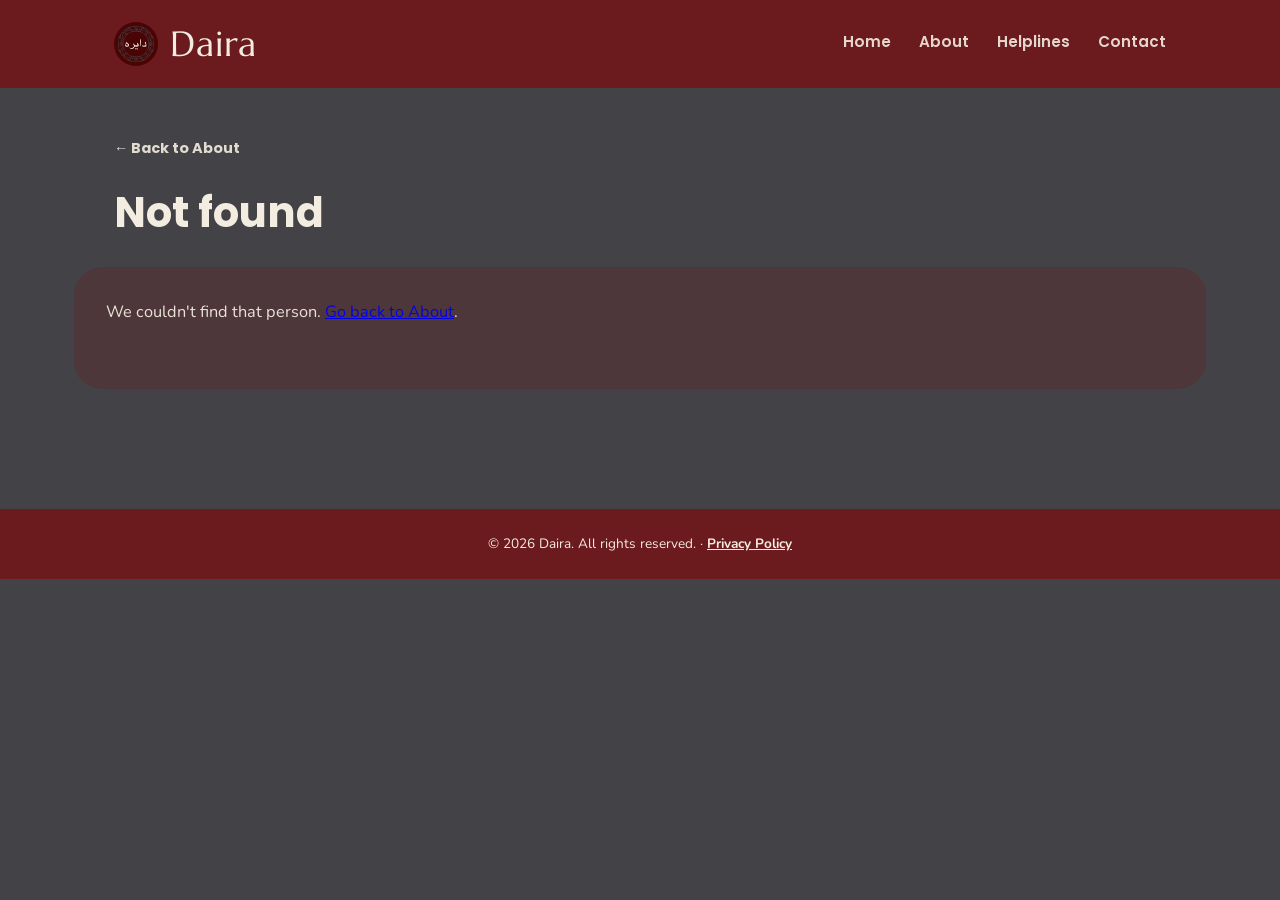
<file: public/leader-detail.html>
<!doctype html>
<html lang="en">
<head>
  <meta charset="UTF-8" />
  <meta name="viewport" content="width=device-width, initial-scale=1.0" />
  <title>Leadership — Daira</title>
  <link rel="preconnect" href="https://fonts.googleapis.com" />
  <link rel="preconnect" href="https://fonts.gstatic.com" crossorigin />
  <link href="https://fonts.googleapis.com/css2?family=Allura&family=Marcellus&family=Playfair+Display:ital,wght@1,600;1,700&family=Noto+Nastaliq+Urdu:wght@400;700&family=Poppins:wght@500;600;700;800&family=Nunito:wght@400;600;700&display=swap" rel="stylesheet" />
  <link rel="stylesheet" href="css/style.css" />
</head>
<body class="helplines-body">
  <header class="site">
    <div class="container">
      <a class="brand-block" href="index.html" aria-label="Daira home">
        <img src="images/daira-logo.jpeg" alt="Daira" class="brand-logo" />
        <span class="brand-name">Daira</span>
      </a>
      <button type="button" class="nav-toggle" id="nav-toggle" aria-label="Toggle menu" aria-expanded="false" aria-controls="site-nav">
        <span></span><span></span><span></span>
      </button>
      <nav class="site-nav" id="site-nav">
        <a href="index.html">Home</a>
        <a href="about.html">About</a>
        <a href="helplines.html">Helplines</a>
        <a href="contact.html">Contact</a>
      </nav>
    </div>
  </header>

  <main>
    <div class="container page">
      <a class="back-link" href="about.html">&larr; Back to About</a>
      <h1 id="leader-title">Leadership</h1>
      <div class="rights-panel">
        <div id="leader-root">
          <p class="page-lead">Loading…</p>
        </div>
      </div>
      <div class="about-instagram" id="leader-social"></div>
    </div>
  </main>

  <footer class="site">
    <div class="container">&copy; 2026 Daira. All rights reserved. &middot; <a href="privacy.html">Privacy Policy</a></div>
  </footer>

  <script src="js/nav.js"></script>
  <script src="js/leader-data.js"></script>
  <script src="js/leader-detail.js"></script>
</body>
</html>
</file>
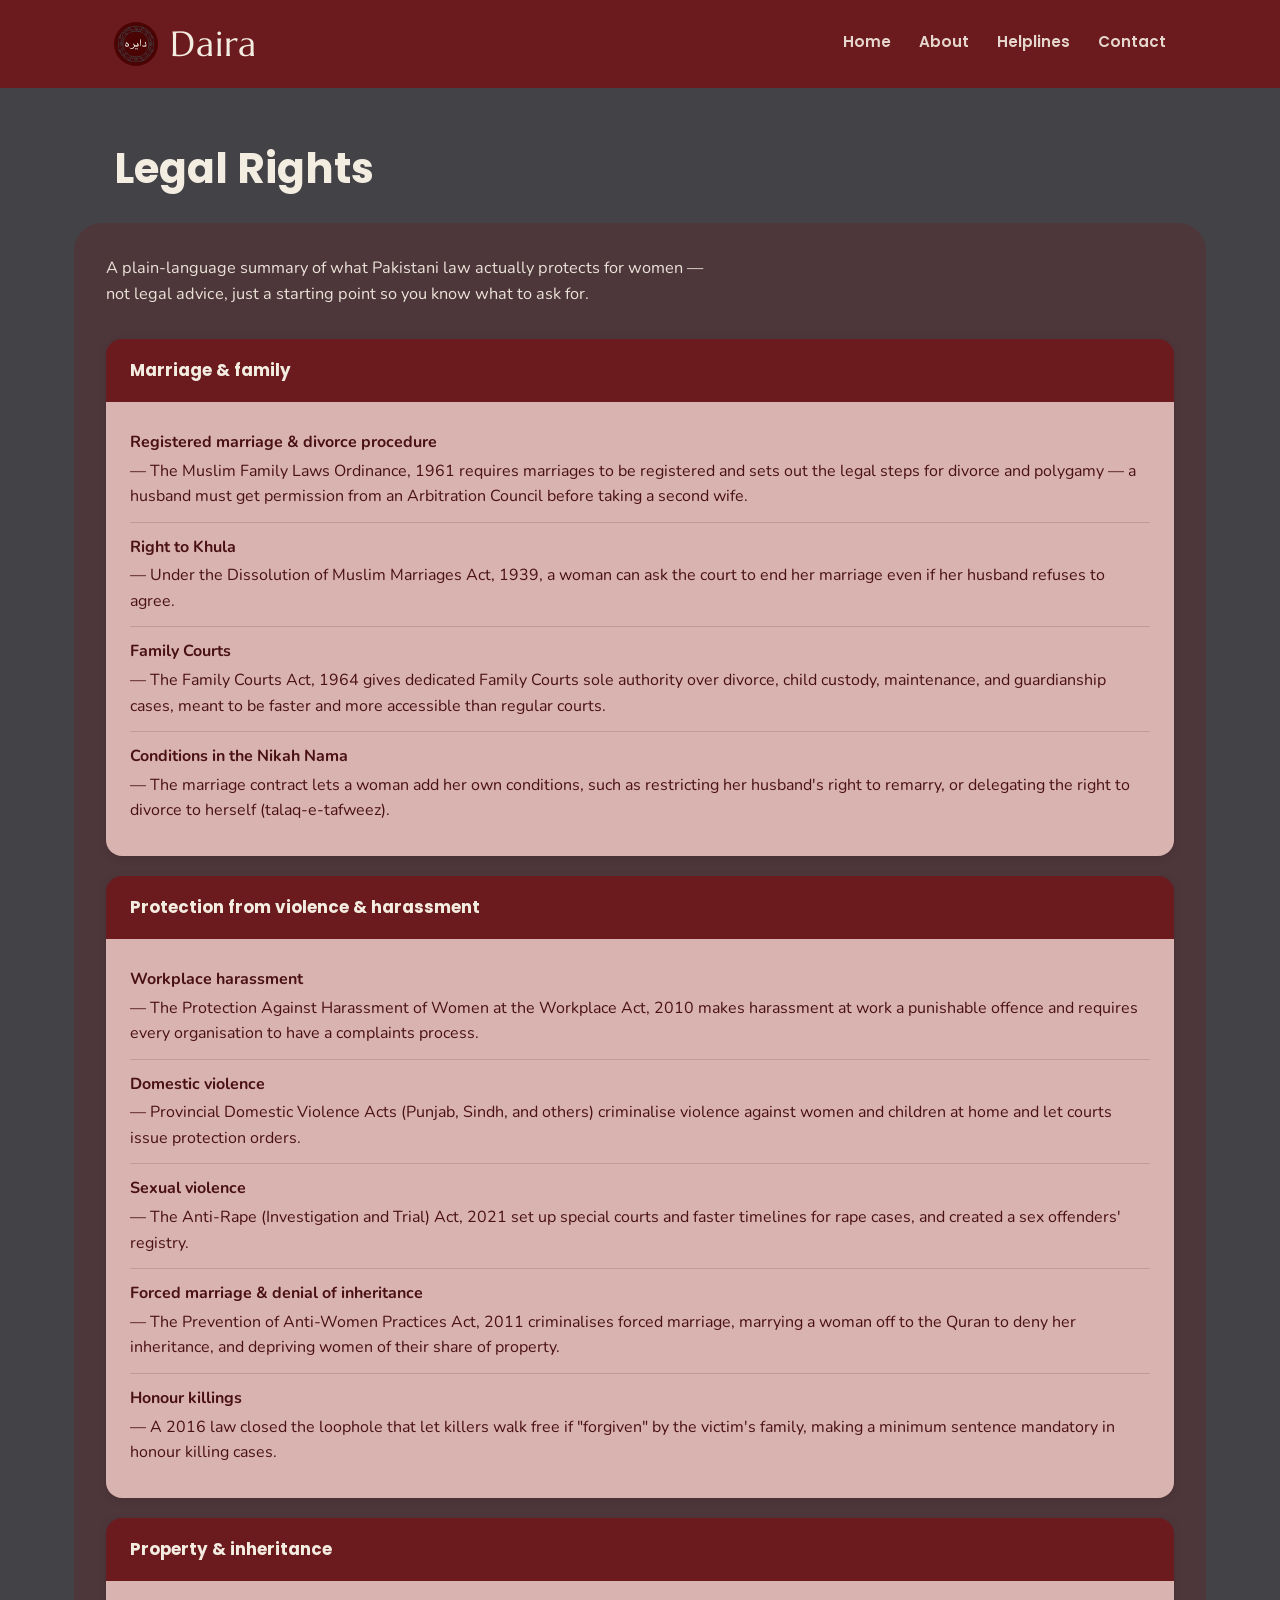
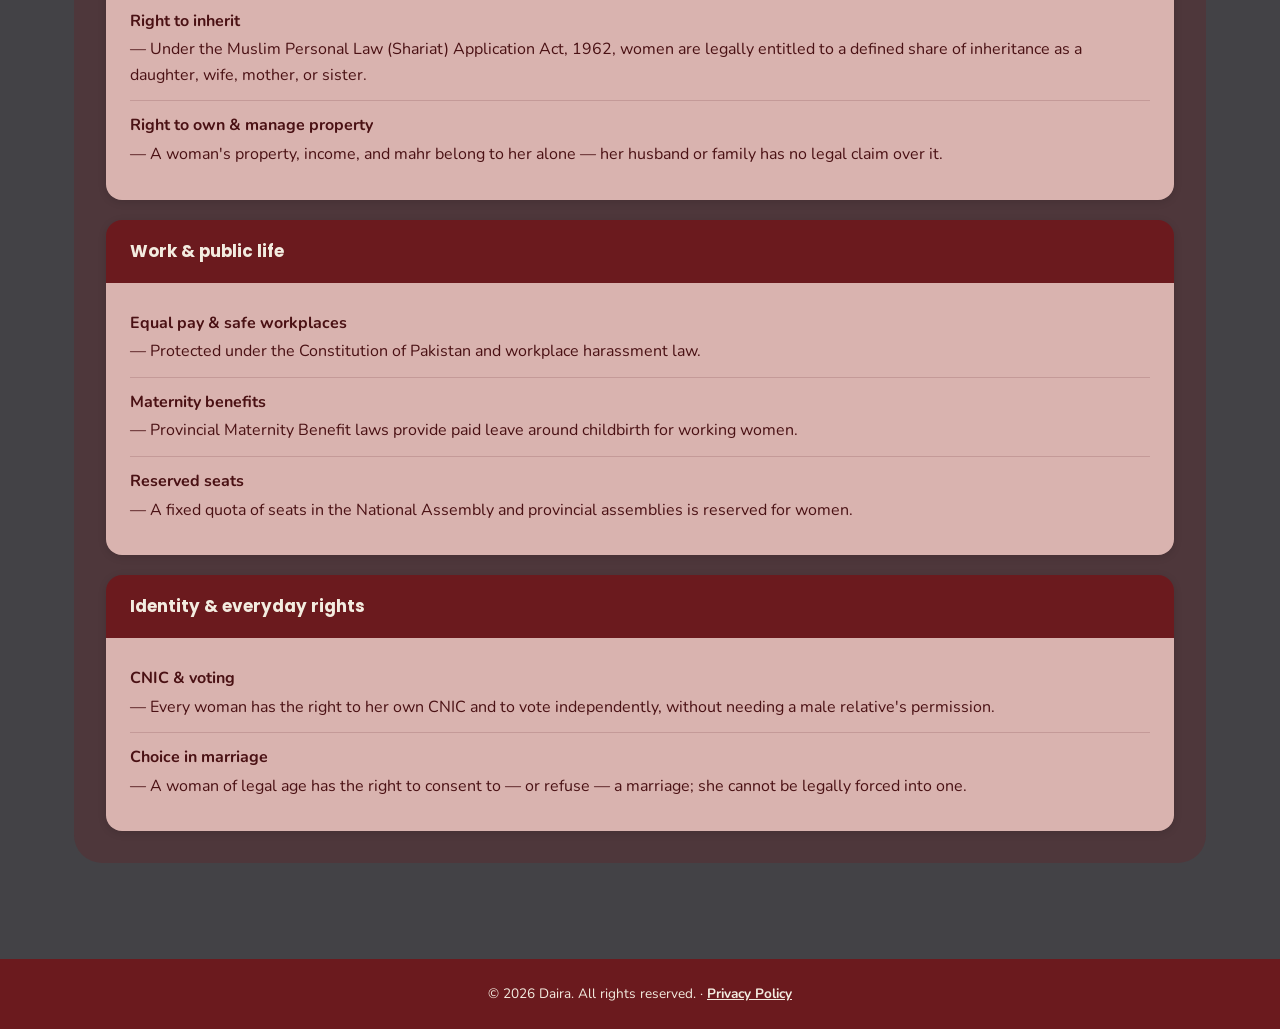
<file: public/legal-rights.html>
<!doctype html>
<html lang="en">
<head>
  <meta charset="UTF-8" />
  <meta name="viewport" content="width=device-width, initial-scale=1.0" />
  <title>Legal Rights — Daira</title>
  <link rel="preconnect" href="https://fonts.googleapis.com" />
  <link rel="preconnect" href="https://fonts.gstatic.com" crossorigin />
  <link href="https://fonts.googleapis.com/css2?family=Allura&family=Marcellus&family=Playfair+Display:ital,wght@1,600;1,700&family=Noto+Nastaliq+Urdu:wght@400;700&family=Poppins:wght@500;600;700;800&family=Nunito:wght@400;600;700&display=swap" rel="stylesheet" />
  <link rel="stylesheet" href="css/style.css" />
</head>
<body class="helplines-body">
  <header class="site">
    <div class="container">
      <a class="brand-block" href="index.html" aria-label="Daira home">
        <img src="images/daira-logo.jpeg" alt="Daira" class="brand-logo" />
        <span class="brand-name">Daira</span>
      </a>
      <button type="button" class="nav-toggle" id="nav-toggle" aria-label="Toggle menu" aria-expanded="false" aria-controls="site-nav">
        <span></span><span></span><span></span>
      </button>
      <nav class="site-nav" id="site-nav">
        <a href="index.html">Home</a>
        <a href="about.html">About</a>
        <a href="helplines.html">Helplines</a>
        <a href="contact.html">Contact</a>
      </nav>
    </div>
  </header>

  <main>
    <div class="container page">
      <h1>Legal Rights</h1>

      <div class="rights-panel">
      <p class="page-lead">
        A plain-language summary of what Pakistani law actually protects for women — not legal advice,
        just a starting point so you know what to ask for.
      </p>
      <div class="rights-grid">
        <div class="rights-card reveal">
          <h2>Marriage &amp; family</h2>
          <ul>
            <li><strong>Registered marriage &amp; divorce procedure</strong> — The Muslim Family Laws Ordinance, 1961 requires marriages to be registered and sets out the legal steps for divorce and polygamy — a husband must get permission from an Arbitration Council before taking a second wife.</li>
            <li><strong>Right to Khula</strong> — Under the Dissolution of Muslim Marriages Act, 1939, a woman can ask the court to end her marriage even if her husband refuses to agree.</li>
            <li><strong>Family Courts</strong> — The Family Courts Act, 1964 gives dedicated Family Courts sole authority over divorce, child custody, maintenance, and guardianship cases, meant to be faster and more accessible than regular courts.</li>
            <li><strong>Conditions in the Nikah Nama</strong> — The marriage contract lets a woman add her own conditions, such as restricting her husband's right to remarry, or delegating the right to divorce to herself (talaq-e-tafweez).</li>
          </ul>
        </div>

        <div class="rights-card reveal">
          <h2>Protection from violence &amp; harassment</h2>
          <ul>
            <li><strong>Workplace harassment</strong> — The Protection Against Harassment of Women at the Workplace Act, 2010 makes harassment at work a punishable offence and requires every organisation to have a complaints process.</li>
            <li><strong>Domestic violence</strong> — Provincial Domestic Violence Acts (Punjab, Sindh, and others) criminalise violence against women and children at home and let courts issue protection orders.</li>
            <li><strong>Sexual violence</strong> — The Anti-Rape (Investigation and Trial) Act, 2021 set up special courts and faster timelines for rape cases, and created a sex offenders' registry.</li>
            <li><strong>Forced marriage &amp; denial of inheritance</strong> — The Prevention of Anti-Women Practices Act, 2011 criminalises forced marriage, marrying a woman off to the Quran to deny her inheritance, and depriving women of their share of property.</li>
            <li><strong>Honour killings</strong> — A 2016 law closed the loophole that let killers walk free if "forgiven" by the victim's family, making a minimum sentence mandatory in honour killing cases.</li>
          </ul>
        </div>

        <div class="rights-card reveal">
          <h2>Property &amp; inheritance</h2>
          <ul>
            <li><strong>Right to inherit</strong> — Under the Muslim Personal Law (Shariat) Application Act, 1962, women are legally entitled to a defined share of inheritance as a daughter, wife, mother, or sister.</li>
            <li><strong>Right to own &amp; manage property</strong> — A woman's property, income, and mahr belong to her alone — her husband or family has no legal claim over it.</li>
          </ul>
        </div>

        <div class="rights-card reveal">
          <h2>Work &amp; public life</h2>
          <ul>
            <li><strong>Equal pay &amp; safe workplaces</strong> — Protected under the Constitution of Pakistan and workplace harassment law.</li>
            <li><strong>Maternity benefits</strong> — Provincial Maternity Benefit laws provide paid leave around childbirth for working women.</li>
            <li><strong>Reserved seats</strong> — A fixed quota of seats in the National Assembly and provincial assemblies is reserved for women.</li>
          </ul>
        </div>

        <div class="rights-card reveal">
          <h2>Identity &amp; everyday rights</h2>
          <ul>
            <li><strong>CNIC &amp; voting</strong> — Every woman has the right to her own CNIC and to vote independently, without needing a male relative's permission.</li>
            <li><strong>Choice in marriage</strong> — A woman of legal age has the right to consent to — or refuse — a marriage; she cannot be legally forced into one.</li>
          </ul>
        </div>
      </div>
      </div>
    </div>
  </main>

  <footer class="site">
    <div class="container">&copy; 2026 Daira. All rights reserved. &middot; <a href="privacy.html">Privacy Policy</a></div>
  </footer>

  <script src="js/nav.js"></script>
  <script src="js/reveal.js"></script>
</body>
</html>
</file>
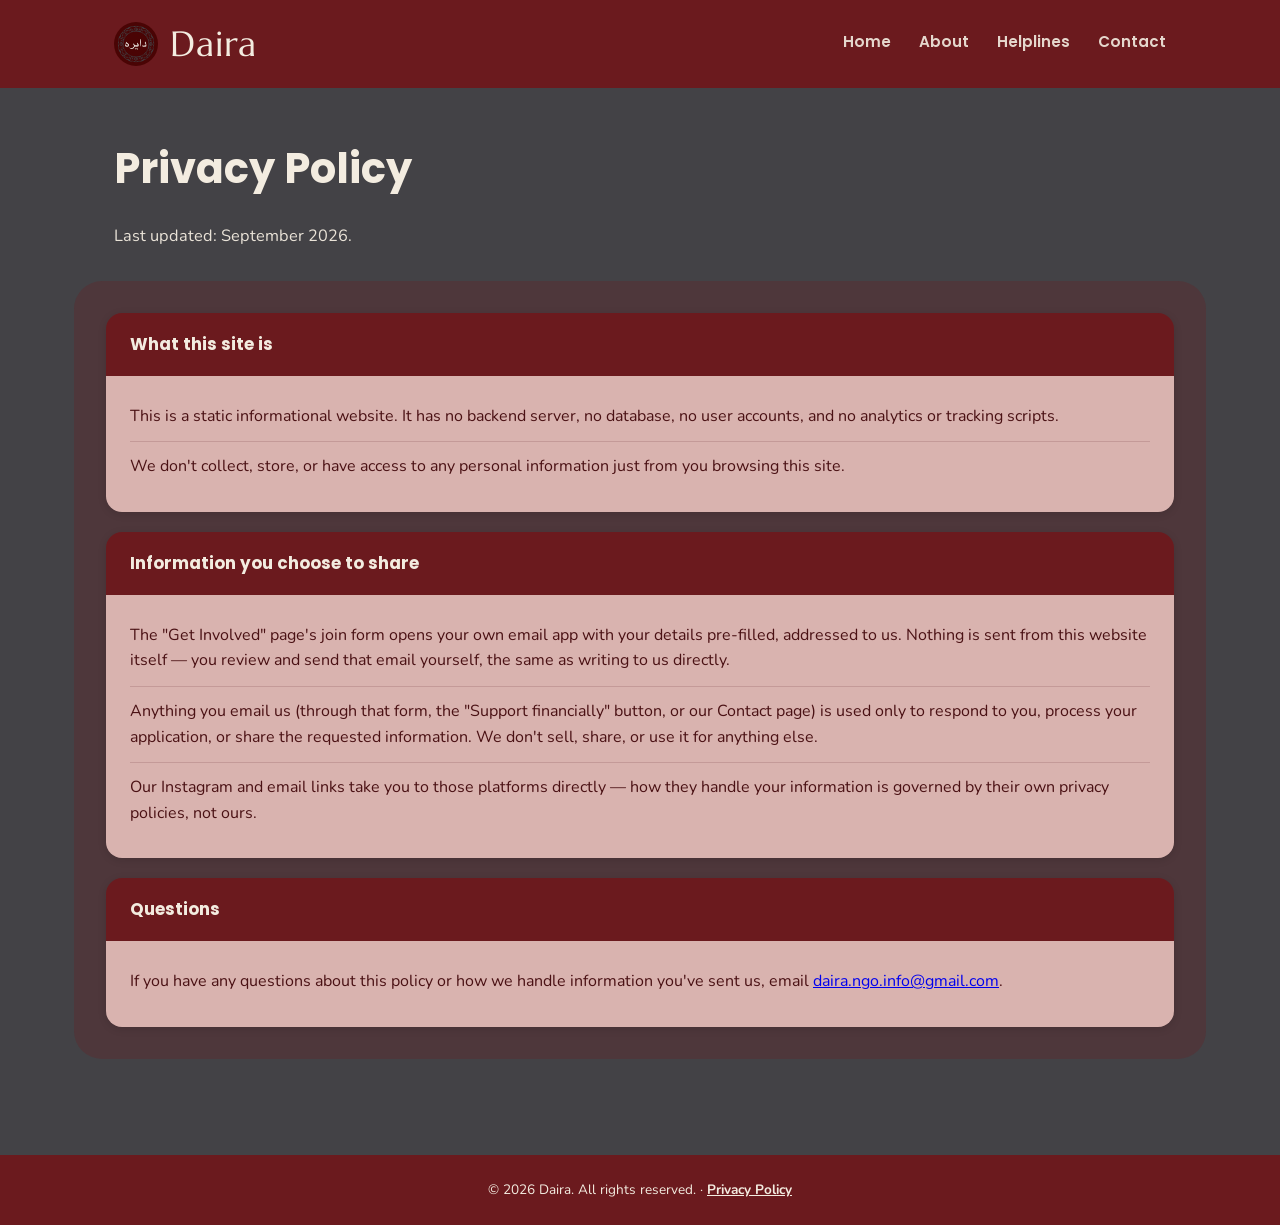
<file: public/privacy.html>
<!doctype html>
<html lang="en">
<head>
  <meta charset="UTF-8" />
  <meta name="viewport" content="width=device-width, initial-scale=1.0" />
  <title>Privacy Policy — Daira</title>
  <link rel="preconnect" href="https://fonts.googleapis.com" />
  <link rel="preconnect" href="https://fonts.gstatic.com" crossorigin />
  <link href="https://fonts.googleapis.com/css2?family=Allura&family=Marcellus&family=Playfair+Display:ital,wght@1,600;1,700&family=Noto+Nastaliq+Urdu:wght@400;700&family=Poppins:wght@500;600;700;800&family=Nunito:wght@400;600;700&display=swap" rel="stylesheet" />
  <link rel="stylesheet" href="css/style.css" />
</head>
<body class="helplines-body">
  <header class="site">
    <div class="container">
      <a class="brand-block" href="index.html" aria-label="Daira home">
        <img src="images/daira-logo.jpeg" alt="Daira" class="brand-logo" />
        <span class="brand-name">Daira</span>
      </a>
      <button type="button" class="nav-toggle" id="nav-toggle" aria-label="Toggle menu" aria-expanded="false" aria-controls="site-nav">
        <span></span><span></span><span></span>
      </button>
      <nav class="site-nav" id="site-nav">
        <a href="index.html">Home</a>
        <a href="about.html">About</a>
        <a href="helplines.html">Helplines</a>
        <a href="contact.html">Contact</a>
      </nav>
    </div>
  </header>

  <main>
    <div class="container page">
      <h1>Privacy Policy</h1>
      <p class="page-lead">Last updated: September 2026.</p>

      <div class="rights-panel">
        <div class="rights-card reveal" style="margin-bottom: 20px;">
          <h2>What this site is</h2>
          <ul>
            <li>This is a static informational website. It has no backend server, no database,
              no user accounts, and no analytics or tracking scripts.</li>
            <li>We don't collect, store, or have access to any personal information just from
              you browsing this site.</li>
          </ul>
        </div>

        <div class="rights-card reveal" style="margin-bottom: 20px;">
          <h2>Information you choose to share</h2>
          <ul>
            <li>The "Get Involved" page's join form opens your own email app with your details
              pre-filled, addressed to us. Nothing is sent from this website itself — you review
              and send that email yourself, the same as writing to us directly.</li>
            <li>Anything you email us (through that form, the "Support financially" button, or
              our Contact page) is used only to respond to you, process your application, or
              share the requested information. We don't sell, share, or use it for anything else.</li>
            <li>Our Instagram and email links take you to those platforms directly — how they
              handle your information is governed by their own privacy policies, not ours.</li>
          </ul>
        </div>

        <div class="rights-card reveal">
          <h2>Questions</h2>
          <ul>
            <li>If you have any questions about this policy or how we handle information you've
              sent us, email <a href="mailto:daira.ngo.info@gmail.com">daira.ngo.info@gmail.com</a>.</li>
          </ul>
        </div>
      </div>
    </div>
  </main>

  <footer class="site">
    <div class="container">&copy; 2026 Daira. All rights reserved. &middot; <a href="privacy.html">Privacy Policy</a></div>
  </footer>

  <script src="js/nav.js"></script>
  <script src="js/reveal.js"></script>
</body>
</html>
</file>
<file: public/css/style.css>
[hidden] { display: none !important; }

:root {
  /* Palette pulled from Daira's own mood boards: warm terracotta/rust
     (from their textured background swatch — deliberately warmer/browner
     than Panah's cooler purple-maroon, so Daira doesn't read as a reskin
     of it) paired with a muted steel-teal accent, on warm cream text. */
  --maroon: #7a3f30;
  --maroon-dark: #5c2e23;
  /* Header/footer keep the original cooler maroon (matches the logo more
     directly) while the hero panel uses the warmer terracotta above. */
  --header-maroon: #6b1a1e;
  --header-maroon-dark: #4a1114;
  /* Light dusty-rose tint of the header maroon, for two-tone card bodies. */
  --maroon-tint: #d9b3af;
  --teal: #4d6b74;
  --teal-dark: #35494f;
  --teal-tint: #e9eef0;
  --cream: #f3ece0;
  --ink: #2c1416;

  --font-script: "Allura", cursive;
  --font-elegant: "Playfair Display", Georgia, serif;
  --font-urdu: "Noto Nastaliq Urdu", serif;
  --font-display: "Poppins", sans-serif;
  --font-body: "Nunito", -apple-system, "Segoe UI", Roboto, Helvetica, Arial, sans-serif;
}

* { box-sizing: border-box; }

body {
  margin: 0;
  background: var(--teal-tint);
  color: var(--ink);
  font-family: var(--font-body);
  line-height: 1.6;
}

.container {
  max-width: 1100px;
  margin: 0 auto;
  padding: 0 24px;
}

header.site {
  background: var(--header-maroon);
  color: var(--cream);
}
header.site .container {
  display: flex;
  align-items: center;
  justify-content: space-between;
  padding: 16px 24px;
}
.brand-block {
  display: flex;
  align-items: center;
  gap: 12px;
}
/* The brand block links back to the home page, so it needs the header's own
   colours instead of the default link blue and underline. */
.brand-block { text-decoration: none; color: inherit; }
.brand-block:hover .brand-name { opacity: 0.85; }
.brand-logo {
  width: 44px;
  height: 44px;
  border-radius: 50%;
  object-fit: cover;
}
.brand-name {
  font-family: "Marcellus", serif;
  letter-spacing: 0.03em;
  font-size: 2.2rem;
  color: var(--cream);
}
.site-nav {
  display: flex;
  gap: 28px;
}
.site-nav a {
  position: relative;
  color: var(--cream);
  text-decoration: none;
  font-family: var(--font-display);
  font-weight: 600;
  font-size: 0.95rem;
  opacity: 0.9;
  padding-bottom: 4px;
  transition: opacity 0.2s ease;
}
.site-nav a::after {
  content: "";
  position: absolute;
  left: 0;
  right: 0;
  bottom: 0;
  height: 2px;
  background: var(--cream);
  border-radius: 2px;
  transform: scaleX(0);
  transform-origin: left;
  transition: transform 0.25s ease;
}
.site-nav a:hover { opacity: 1; }
.site-nav a:hover::after { transform: scaleX(1); }

/* Hero — two textured panels side by side, echoing the split-panel look
   in Daira's own mood board carousels. Real texture art can drop in later;
   these are gradient approximations of the maroon/teal panels for now. */
.hero {
  display: grid;
  grid-template-columns: 1fr 1.2fr;
  min-height: 560px;
}
.hero-panel {
  display: flex;
  flex-direction: column;
  align-items: center;
  justify-content: center;
  padding: 48px;
  text-align: center;
}
.hero-panel-left {
  background: var(--header-maroon-dark);
}
.hero-logo {
  width: 260px;
  height: 260px;
  border-radius: 50%;
  object-fit: cover;
  box-shadow: 0 20px 50px rgba(0,0,0,0.35);
  transition: transform 0.3s ease, box-shadow 0.3s ease;
  animation: heroLogoIn 0.8s ease both, logoBreathe 4s ease-in-out 0.8s infinite;
}
.hero-logo:hover {
  transform: scale(1.05) rotate(-2deg);
  box-shadow: 0 24px 60px rgba(0,0,0,0.45);
}
.hero-panel-right {
  background: #434246;
  color: var(--cream);
}
.hero-slogan-urdu {
  font-family: var(--font-urdu);
  font-size: 3.2rem;
  font-weight: 700;
  margin: 0 0 12px;
  line-height: 1.4;
  animation: heroTextIn 0.7s ease 0.1s both;
}
.hero-slogan-en {
  font-family: var(--font-elegant);
  font-style: italic;
  font-weight: 600;
  font-size: 2.6rem;
  margin: 6px 0 24px;
  color: var(--cream);
  animation: heroTextIn 0.7s ease 0.25s both;
}
.hero-tagline {
  font-size: 1.05rem;
  max-width: 42ch;
  margin: 0 0 32px;
  opacity: 0.9;
  animation: heroTextIn 0.7s ease 0.4s both;
}
.hero-actions {
  display: flex;
  gap: 14px;
  flex-wrap: wrap;
  justify-content: center;
  animation: heroTextIn 0.7s ease 0.55s both;
}

@keyframes heroLogoIn {
  from { opacity: 0; transform: scale(0.8) rotate(-8deg); }
  to { opacity: 1; transform: scale(1) rotate(0); }
}
@keyframes logoBreathe {
  0%, 100% { box-shadow: 0 20px 50px rgba(0,0,0,0.35); }
  50% { box-shadow: 0 20px 60px rgba(0,0,0,0.5); }
}
@keyframes heroTextIn {
  from { opacity: 0; transform: translateY(16px); }
  to { opacity: 1; transform: translateY(0); }
}

.btn, .btn-secondary {
  display: inline-block;
  padding: 12px 26px;
  border-radius: 999px;
  font-family: var(--font-display);
  font-weight: 700;
  font-size: 0.95rem;
  text-decoration: none;
  cursor: pointer;
  transition: transform 0.15s ease, opacity 0.15s ease;
}
.btn {
  background: var(--cream);
  color: var(--teal-dark);
  border: none;
}
.btn-secondary {
  background: transparent;
  color: var(--cream);
  border: 1.5px solid var(--cream);
}
.btn:hover, .btn-secondary:hover { transform: translateY(-2px); opacity: 0.92; }

/* Services — three entry points into the site's resource pages, sitting
   on the default cream background between the hero and Aims/Objectives. */
.services { padding: 64px 16px; background: var(--header-maroon-dark); text-align: center; }
.services .container { max-width: 1500px; }
.services-panel {
  background: #434246;
  border-radius: 28px;
  padding: 48px 20px;
}
.section-heading {
  font-family: var(--font-display);
  font-size: 1.8rem;
  font-weight: 800;
  color: var(--cream);
  text-align: center;
  margin: 0 0 36px;
}
.services-grid {
  display: grid;
  grid-template-columns: repeat(auto-fit, minmax(min(300px, 100%), 1fr));
  gap: 20px;
}
.service-card {
  display: flex;
  flex-direction: column;
  border-radius: 16px;
  overflow: hidden;
  text-decoration: none;
  box-shadow: 0 2px 8px rgba(0,0,0,0.1);
  transition: transform 0.2s ease, box-shadow 0.2s ease;
}
.service-card:hover {
  transform: translateY(-4px);
  box-shadow: 0 12px 24px rgba(0,0,0,0.16);
}
.service-card h3 {
  font-family: var(--font-display);
  font-size: 1.15rem;
  color: var(--cream);
  background: var(--header-maroon);
  margin: 0;
  padding: 20px 24px;
}
.service-card p {
  flex: 1;
  margin: 0;
  padding: 18px 24px 8px;
  background: var(--maroon-tint);
  color: var(--header-maroon-dark);
  font-size: 0.92rem;
  line-height: 1.55;
}
.service-arrow {
  padding: 0 24px 20px;
  background: var(--maroon-tint);
  color: var(--header-maroon-dark);
  font-family: var(--font-display);
  font-weight: 700;
  font-size: 0.85rem;
}

/* Aims/Objectives — the three-panel dark textured layout from Daira's own
   mood board, with the logo centered between them. */
.aims {
  display: grid;
  grid-template-columns: 1fr 0.7fr 1fr;
  background: var(--header-maroon-dark);
}
.aims-panel {
  padding: 56px 40px;
  display: flex;
  flex-direction: column;
  justify-content: center;
}
.aims-panel-text { color: var(--cream); text-align: center; justify-content: flex-start; padding-top: 8px; }
.aims-panel-text ul { text-align: center; }
.aims-heading {
  font-family: var(--font-display);
  font-size: 2.2rem;
  font-weight: 800;
  letter-spacing: 0.02em;
  margin: 0 0 20px;
  color: var(--cream);
}
.aims-panel-text ul {
  margin: 0;
  padding: 0;
  list-style: none;
  font-size: 0.98rem;
  line-height: 1.8;
}
.aims-panel-text li { margin-bottom: 6px; }
.aims-panel-logo {
  align-items: center;
  justify-content: flex-start;
  padding-left: 12px;
  padding-right: 12px;
  padding-top: 120px;
}
.aims-logo {
  width: 130px;
  height: 130px;
  border-radius: 50%;
  object-fit: cover;
}
/* Tall illustration, not a face photo — shown in full rather than
   circle-cropped, which would cut off the head or the scales. */
.aims-justice-img {
  width: 100%;
  max-width: 800px;
  height: auto;
  object-fit: contain;
}

@media (max-width: 860px) {
  .aims { grid-template-columns: 1fr; }
  /* keep source order on phones — Aims, then the picture, then Objectives.
     The desktop 120px top padding only exists to place the image in the
     middle column, and at full width the image fills the whole screen. */
  .aims-panel-logo { padding: 4px 24px 8px; }
  .aims-justice-img { max-width: 260px; }
}

/* Plain content pages (Helplines, Rights, etc.) */
.page { padding: 48px 24px 64px; }
.page h1 {
  font-family: var(--font-display);
  font-size: 2.6rem;
  color: var(--maroon-dark);
  margin: 0 0 20px;
}
.page-lead {
  font-size: 1.02rem;
  max-width: 62ch;
  margin: 0 0 32px;
  opacity: 0.85;
}

/* Helplines page sits on the teal panel colour instead of the site's
   default cream tint, per the reference swatch. */
body.helplines-body { background: #434246; }
body.helplines-body .page h1,
body.helplines-body .page-lead { color: var(--cream); }
body.helplines-body .page-lead { opacity: 0.95; }

/* Helplines page — every individual option is its own uniform card,
   grouped under a plain category label so cards never end up wildly
   different heights just because one category has more options than
   another. Each card links straight to that option's own detail page. */
.option-group { margin-bottom: 36px; }
.option-group:last-child { margin-bottom: 0; }
.option-group-heading {
  font-family: var(--font-display);
  font-size: 1.4rem;
  font-weight: 800;
  color: var(--cream);
  margin: 0 0 16px;
  padding-bottom: 10px;
  border-bottom: 2px solid rgba(243, 236, 224, 0.2);
}
.option-grid {
  display: grid;
  grid-template-columns: repeat(auto-fit, minmax(min(240px, 100%), 1fr));
  gap: 16px;
}
.option-card {
  position: relative;
  display: block;
  background: var(--maroon-tint);
  border-radius: 14px;
  padding: 20px;
  text-decoration: none;
  box-shadow: 0 2px 8px rgba(0,0,0,0.12);
  transition: transform 0.2s ease, box-shadow 0.2s ease;
}
.option-card:hover {
  transform: translateY(-4px);
  box-shadow: 0 12px 24px rgba(0,0,0,0.2);
}
.option-name {
  font-family: var(--font-display);
  font-weight: 800;
  font-size: 1.02rem;
  color: var(--header-maroon-dark);
}
.option-phone {
  font-weight: 700;
  font-size: 0.95rem;
  color: var(--header-maroon-dark);
  margin-top: 4px;
}
.option-hint {
  font-size: 0.85rem;
  color: var(--header-maroon-dark);
  opacity: 0.8;
  margin-top: 6px;
  line-height: 1.5;
}
.option-view-more {
  display: inline-flex;
  align-items: center;
  gap: 4px;
  margin-top: 12px;
  font-family: var(--font-display);
  font-weight: 700;
  font-size: 0.78rem;
  letter-spacing: 0.02em;
  color: var(--header-maroon-dark);
  opacity: 0.85;
}
.option-view-more .option-arrow {
  font-size: 1rem;
  line-height: 1;
  transition: transform 0.2s ease;
}
.option-card:hover .option-view-more .option-arrow { transform: translateX(3px); }

/* Helpline detail page */
.back-link {
  display: inline-block;
  margin-bottom: 20px;
  color: var(--cream);
  font-family: var(--font-display);
  font-weight: 700;
  font-size: 0.9rem;
  text-decoration: none;
  opacity: 0.9;
}
.back-link:hover { text-decoration: underline; }
.detail-category {
  font-family: var(--font-display);
  font-weight: 700;
  font-size: 0.85rem;
  letter-spacing: 0.04em;
  text-transform: uppercase;
  color: var(--cream);
  opacity: 0.75;
  margin: 0 0 6px;
}
.detail-description {
  color: var(--cream);
  font-size: 1.02rem;
  line-height: 1.7;
  margin: 0 0 24px;
}
.detail-contact-btn { margin-bottom: 28px; }
.help-item-map {
  border-radius: 12px;
  overflow: hidden;
}
.help-item-map iframe { display: block; }

/* Helpline category page — one or more full entries stacked underneath a
   shared category heading. */
.category-entry {
  padding: 32px 0;
  border-top: 1px solid rgba(243, 236, 224, 0.15);
}
.category-entry:first-of-type { border-top: none; padding-top: 0; }
.category-entry h2 {
  font-family: var(--font-display);
  font-size: 1.4rem;
  color: var(--cream);
  margin: 0 0 8px;
}

.notice {
  background: var(--cream);
  border: 1px solid rgba(0,0,0,0.08);
  border-radius: 16px;
  padding: 20px 24px;
  font-size: 0.95rem;
}
.btn-instagram {
  display: inline-flex;
  align-items: center;
  gap: 10px;
  background: var(--header-maroon);
  color: var(--cream);
}
.btn-instagram:hover { background: var(--header-maroon-dark); }
.notice a { color: var(--maroon); font-weight: 700; }

/* Legal Rights / Islamic Rights pages — same two-tone card language as
   the Helplines grid, so all three resource pages feel like one family. */
.rights-panel {
  background: rgba(107, 26, 30, 0.28);
  border-radius: 28px;
  padding: 32px;
  margin: 0 -40px 32px;
}
.rights-grid {
  display: grid;
  grid-template-columns: 1fr;
  gap: 20px;
}
.rights-card {
  background: transparent;
  padding: 0;
  border-radius: 16px;
  overflow: hidden;
  box-shadow: 0 2px 8px rgba(0,0,0,0.12);
  transition: transform 0.2s ease, box-shadow 0.2s ease;
}
.rights-card:hover {
  transform: translateY(-4px);
  box-shadow: 0 12px 24px rgba(0,0,0,0.2);
}
.rights-card h2 {
  font-family: var(--font-display);
  font-size: 1.05rem;
  color: var(--cream);
  background: var(--header-maroon);
  margin: 0;
  padding: 18px 24px;
}
.rights-card ul { margin: 0; padding: 16px 24px 20px; list-style: none; background: var(--maroon-tint); }
.rights-card li {
  padding: 12px 0;
  border-bottom: 1px solid rgba(74, 17, 20, 0.15);
  line-height: 1.6;
  color: var(--header-maroon-dark);
}
.rights-card li:last-child { border-bottom: none; }
.rights-card li strong {
  display: block;
  color: var(--header-maroon-dark);
  margin-bottom: 3px;
}
.rights-ref {
  display: block;
  font-size: 0.82rem;
  font-style: italic;
  opacity: 0.75;
  margin-top: 4px;
}
.rights-note {
  background: var(--maroon-tint);
  border-radius: 16px;
  padding: 20px 24px;
  margin-bottom: 24px;
  font-size: 0.92rem;
  line-height: 1.6;
  color: var(--header-maroon-dark);
}
.rights-note a { color: var(--header-maroon-dark); font-weight: 700; }

/* About page — mission copy and leadership cards. */
.about-text {
  color: var(--cream);
  font-size: 1.05rem;
  line-height: 1.6;
  max-width: 68ch;
  margin: 14px 0 0;
}
.about-mission-text .page-lead { margin-bottom: 14px; }
.about-mission {
  display: flex;
  align-items: center;
  gap: 40px;
}
.about-mission-text { flex: 1.3; }
.about-mission-image { flex: 1; }
.about-mission-image img {
  width: 100%;
  border-radius: 16px;
  box-shadow: 0 8px 24px rgba(0,0,0,0.25);
}
@media (max-width: 860px) {
  .about-mission { flex-direction: column; }
  .about-mission-image { width: 100%; max-width: 360px; }
}
.about-instagram {
  margin-top: 56px;
  text-align: center;
}
.about-instagram p {
  color: var(--cream);
  font-size: 1.02rem;
  margin: 0 0 18px;
}
.leaders-grid {
  display: grid;
  grid-template-columns: repeat(auto-fit, minmax(min(260px, 100%), 1fr));
  gap: 24px;
}
.leader-card {
  display: block;
  background: var(--maroon-tint);
  border-radius: 20px;
  padding: 32px 28px;
  text-align: center;
  text-decoration: none;
  box-shadow: 0 2px 8px rgba(0,0,0,0.12);
  transition: transform 0.2s ease, box-shadow 0.2s ease;
}
.leader-card .option-view-more {
  display: inline-flex;
  margin-top: 16px;
  color: var(--header-maroon-dark);
}
.leader-card:hover {
  transform: translateY(-4px);
  box-shadow: 0 12px 24px rgba(0,0,0,0.2);
}
.leader-photo {
  width: 170px;
  height: 170px;
  border-radius: 50%;
  object-fit: cover;
  margin-bottom: 20px;
  box-shadow: 0 6px 16px rgba(0,0,0,0.2);
}
.leader-name {
  font-family: var(--font-display);
  font-weight: 800;
  font-size: 1.15rem;
  color: var(--header-maroon-dark);
}
.leader-role {
  font-family: var(--font-display);
  font-weight: 700;
  font-size: 0.85rem;
  letter-spacing: 0.03em;
  text-transform: uppercase;
  color: var(--header-maroon);
  margin-top: 4px;
}
.leader-bio {
  font-size: 0.95rem;
  line-height: 1.6;
  color: var(--header-maroon-dark);
  opacity: 0.9;
  margin: 14px 0 0;
}

/* Leader detail page */
.leader-detail-header {
  display: flex;
  align-items: center;
  gap: 24px;
  margin-bottom: 32px;
}
.leader-detail-header .leader-photo { flex-shrink: 0; margin: 0; }
#leader-root h2 {
  font-family: var(--font-display);
  font-size: 1.2rem;
  color: var(--cream);
  margin: 32px 0 12px;
  padding-bottom: 8px;
  border-bottom: 2px solid rgba(243, 236, 224, 0.2);
}
#leader-root ul { margin: 0; padding-left: 20px; color: var(--cream); }
#leader-root li { margin-bottom: 8px; line-height: 1.6; opacity: 0.9; }
.skills-list { display: flex; flex-wrap: wrap; gap: 10px; }
.skill-pill {
  background: var(--maroon-tint);
  color: var(--header-maroon-dark);
  font-family: var(--font-display);
  font-weight: 700;
  font-size: 0.85rem;
  padding: 6px 16px;
  border-radius: 999px;
}
.leader-social-buttons {
  display: flex;
  justify-content: center;
  flex-wrap: wrap;
  gap: 14px;
}

/* the donate panel reuses this row, where it needs room under the copy */
#panel-donate .leader-social-buttons { margin-top: 22px; }

/* Get Involved page */
.involved-center { max-width: 720px; margin: 0 auto; }
.involved-tabs {
  display: flex;
  justify-content: center;
  gap: 12px;
  margin-bottom: 28px;
}
.involved-tab {
  font-family: var(--font-display);
  font-weight: 700;
  font-size: 0.95rem;
  padding: 10px 22px;
  border-radius: 999px;
  border: 1.5px solid var(--cream);
  background: transparent;
  color: var(--cream);
  cursor: pointer;
  transition: background 0.2s ease, color 0.2s ease;
}
.involved-tab.is-active { background: var(--cream); color: var(--header-maroon-dark); }
.involved-form {
  display: grid;
  grid-template-columns: 1fr 1fr;
  gap: 20px 24px;
  max-width: 720px;
  margin: 0 auto;
}
.involved-form .full { grid-column: 1 / -1; }
@media (max-width: 640px) {
  .involved-form { grid-template-columns: 1fr; }
}
.involved-form label {
  display: flex;
  flex-direction: column;
  gap: 6px;
  color: var(--cream);
  font-family: var(--font-display);
  font-weight: 600;
  font-size: 0.9rem;
}
.involved-form input,
.involved-form select,
.involved-form textarea {
  font-family: var(--font-body);
  font-size: 0.95rem;
  padding: 10px 14px;
  border-radius: 10px;
  border: none;
  background: var(--cream);
  color: var(--ink);
  resize: vertical;
}
.involved-form button { justify-self: center; margin-top: 4px; }
.involved-panel > .btn-instagram { display: flex; width: fit-content; margin: 20px auto 0; }

.payment-details {
  display: grid;
  grid-template-columns: repeat(auto-fit, minmax(min(200px, 100%), 1fr));
  gap: 16px;
  margin: 20px 0;
}
.payment-method {
  background: var(--cream);
  border-radius: 12px;
  padding: 16px 18px;
}
.payment-method-name {
  font-family: var(--font-display);
  font-weight: 700;
  color: var(--header-maroon-dark);
  margin-bottom: 8px;
  font-size: 1.02rem;
}
.payment-method-row {
  color: var(--ink);
  font-size: 0.92rem;
  line-height: 1.6;
}
.payment-method-row strong { font-weight: 700; }

.shoutout-box {
  margin-top: 28px;
  padding-top: 24px;
  border-top: 1px solid rgba(243, 236, 224, 0.3);
}
.shoutout-title {
  font-family: var(--font-display);
  font-weight: 700;
  font-size: 1.1rem;
  color: var(--cream);
  margin-bottom: 8px;
  text-align: center;
}
.shoutout-text {
  color: var(--cream);
  font-size: 0.92rem;
  line-height: 1.6;
  text-align: center;
  max-width: 560px;
  margin: 0 auto 18px;
}
.shoutout-choice {
  display: flex;
  justify-content: center;
  gap: 14px;
  margin-bottom: 6px;
}
.btn-choice {
  font-family: var(--font-display);
  font-weight: 700;
  font-size: 0.9rem;
  padding: 8px 26px;
  border-radius: 999px;
  border: 1.5px solid var(--cream);
  background: transparent;
  color: var(--cream);
  cursor: pointer;
  transition: background 0.2s ease, color 0.2s ease;
}
.btn-choice:hover { background: var(--cream); color: var(--header-maroon-dark); }
.optional-tag {
  font-weight: 400;
  font-size: 0.8rem;
  opacity: 0.75;
  text-transform: none;
}
.shoutout-hint {
  color: var(--cream);
  font-size: 0.85rem;
  line-height: 1.5;
  opacity: 0.85;
  margin: -8px 0 4px;
}
.shoutout-no-msg {
  color: var(--cream);
  font-size: 0.95rem;
  text-align: center;
  margin: 0 0 6px;
}
.shoutout-note {
  color: var(--cream);
  font-size: 0.85rem;
  text-align: center;
  opacity: 0.85;
  margin: 18px 0 0;
}
.shoutout-note a { color: var(--cream); font-weight: 700; }
@media (max-width: 600px) {
  .leader-detail-header { flex-direction: column; text-align: center; }
}

footer.site {
  background: var(--header-maroon);
  color: var(--cream);
  text-align: center;
  padding: 24px 0;
  font-size: 0.85rem;
}
footer.site a, footer.site a:visited { color: var(--cream); font-weight: 700; }
footer.site a:hover { text-decoration: underline; }

@media (max-width: 860px) {
  .hero { grid-template-columns: 1fr; min-height: auto; }
  .hero-panel { padding: 40px 24px; }
  .hero-logo { width: 180px; height: 180px; }
  .hero-slogan-urdu { font-size: 2.4rem; }
  .hero-slogan-en { font-size: 1.8rem; }
}

/* Scroll-reveal — fades/slides content in as it enters the viewport
   (public/js/reveal.js toggles .is-visible via IntersectionObserver).
   Wrapped in prefers-reduced-motion so motion-sensitive users just see the
   final state immediately, same as Panah's site. */
@media (prefers-reduced-motion: no-preference) {
  .reveal { opacity: 0; transform: translateY(24px); transition: opacity 0.6s ease, transform 0.6s ease; }
  .reveal.is-visible { opacity: 1; transform: translateY(0); }

  /* Staggered cascade for the Aims/Objectives panels and Helplines cards —
     each element gets IntersectionObserver's .is-visible at roughly the
     same moment (all enter the viewport together), so the stagger has to
     come from a transition-delay per position, not from JS timing. */
  .services-grid .service-card:nth-child(1) { transition-delay: 0s; }
  .services-grid .service-card:nth-child(2) { transition-delay: 0.12s; }
  .services-grid .service-card:nth-child(3) { transition-delay: 0.24s; }
  .aims-panel:nth-child(1) { transition-delay: 0s; }
  .aims-panel:nth-child(2) { transition-delay: 0.15s; }
  .aims-panel:nth-child(3) { transition-delay: 0.3s; }
  .option-grid .option-card:nth-child(1) { transition-delay: 0s; }
  .option-grid .option-card:nth-child(2) { transition-delay: 0.1s; }
  .option-grid .option-card:nth-child(3) { transition-delay: 0.2s; }
  .rights-grid .rights-card:nth-child(1) { transition-delay: 0s; }
  .rights-grid .rights-card:nth-child(2) { transition-delay: 0.1s; }
  .rights-grid .rights-card:nth-child(3) { transition-delay: 0.2s; }
  .rights-grid .rights-card:nth-child(4) { transition-delay: 0.3s; }
  .rights-grid .rights-card:nth-child(5) { transition-delay: 0.4s; }
}

/* ============ Mobile header: hamburger menu (same pattern as Panah) ============
   Kept at the very end of the file on purpose. These selectors tie with the
   base header rules near the top, and ties resolve by source order even inside
   @media — so this block has to come last or the desktop rules win on phones. */
.nav-toggle {
  display: none;
  flex-direction: column;
  justify-content: center;
  align-items: center;
  gap: 5px;
  width: 42px;
  height: 42px;
  padding: 0;
  margin-left: auto;
  border: 1.5px solid rgba(243, 236, 224, 0.35);
  border-radius: 10px;
  background: transparent;
  cursor: pointer;
  -webkit-appearance: none;
  appearance: none;
}
.nav-toggle span {
  display: block;
  width: 20px;
  height: 2px;
  background: var(--cream);
  border-radius: 2px;
  transition: transform 0.25s ease, opacity 0.2s ease;
}

@media (max-width: 720px) {
  header.site .container {
    flex-wrap: wrap;
    padding: 12px 18px;
  }
  .brand-logo { width: 38px; height: 38px; }
  .brand-name { font-size: 1.75rem; }

  .nav-toggle { display: flex; }

  /* hamburger becomes an X while open */
  header.site.nav-open .nav-toggle span:nth-child(1) { transform: translateY(7px) rotate(45deg); }
  header.site.nav-open .nav-toggle span:nth-child(2) { opacity: 0; }
  header.site.nav-open .nav-toggle span:nth-child(3) { transform: translateY(-7px) rotate(-45deg); }

  /* collapsed until the button opens it, then drops to its own full-width row */
  .site-nav { display: none; }
  header.site.nav-open .site-nav {
    display: flex;
    flex-direction: column;
    gap: 0;
    width: 100%;
    margin-top: 12px;
    padding-top: 6px;
    border-top: 1px solid rgba(243, 236, 224, 0.2);
    animation: navDrop 0.22s ease;
  }
  .site-nav a {
    padding: 13px 4px;
    font-size: 1.02rem;
    opacity: 1;
    border-bottom: 1px solid rgba(243, 236, 224, 0.1);
  }
  .site-nav a:last-child { border-bottom: none; }
  /* the desktop underline-on-hover doesn't suit full-width rows */
  .site-nav a::after { display: none; }
}

@keyframes navDrop {
  from { opacity: 0; transform: translateY(-6px); }
  to { opacity: 1; transform: translateY(0); }
}
</file>
